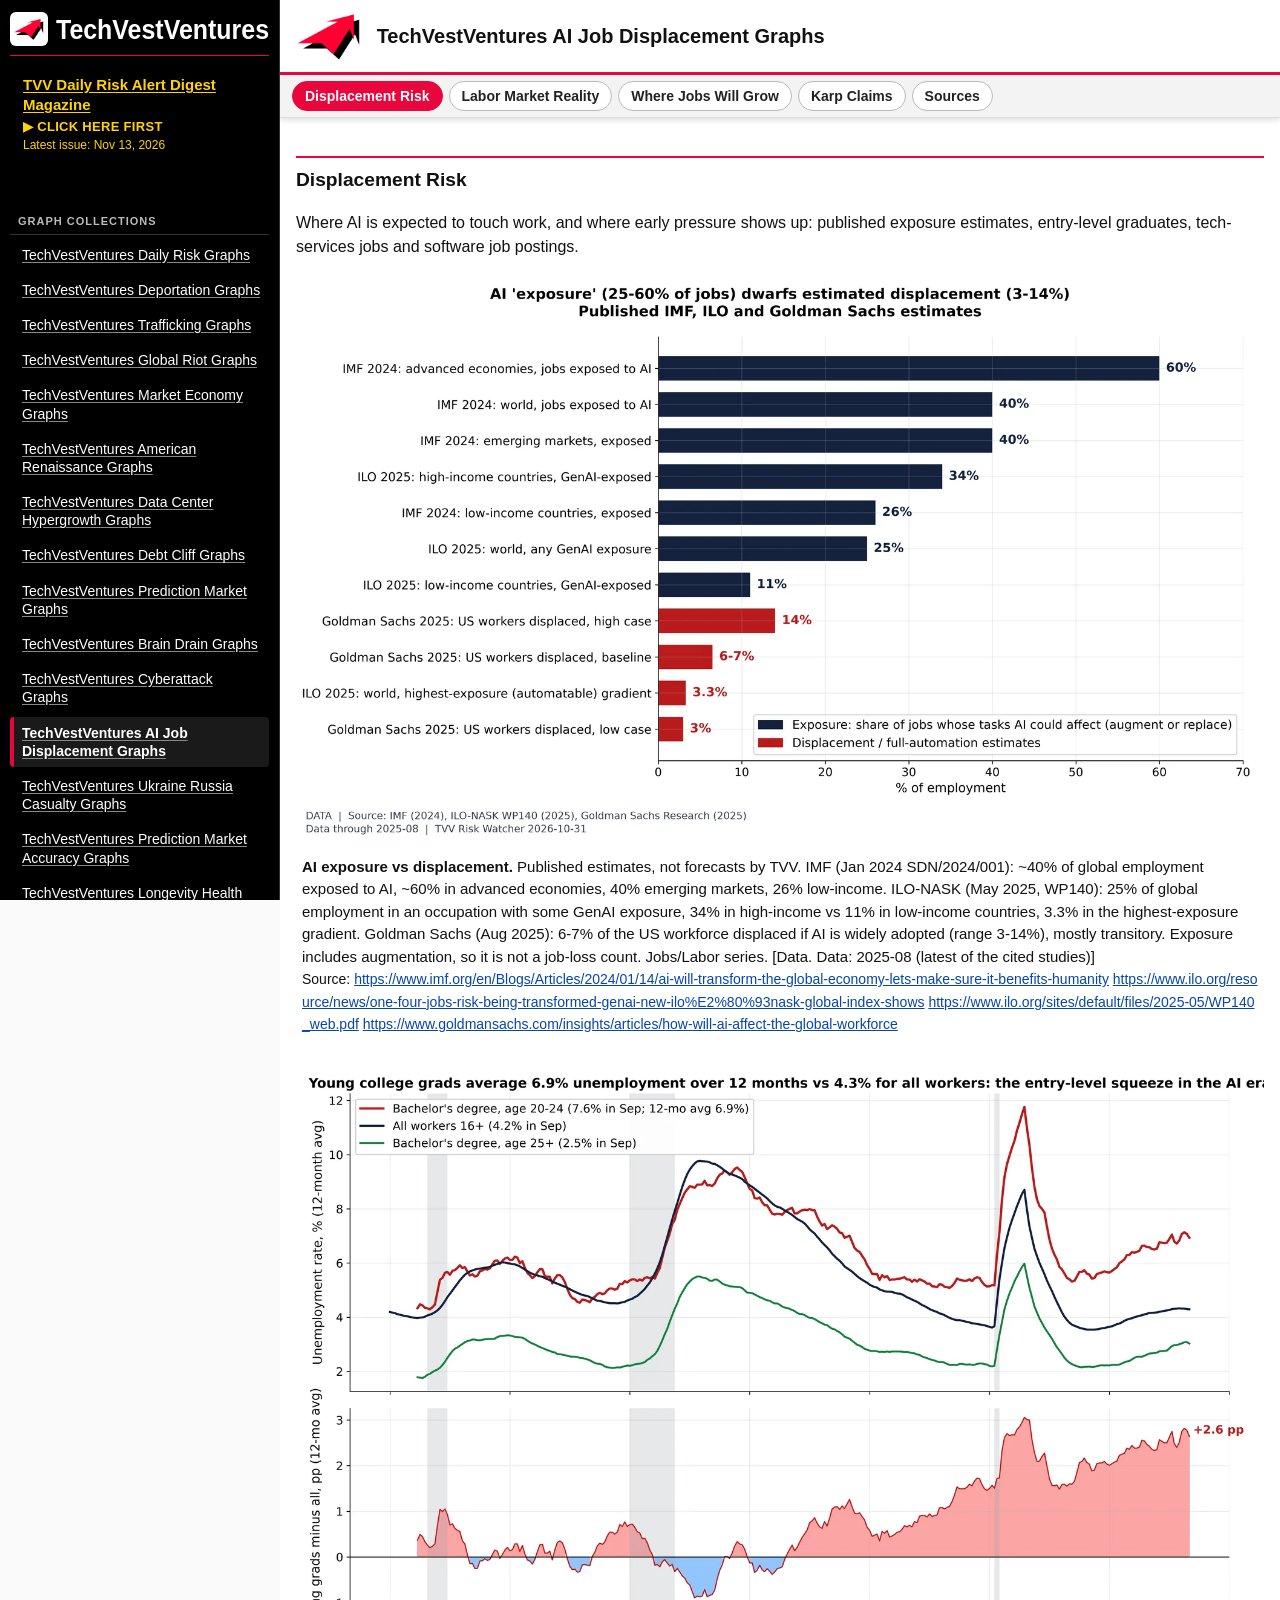
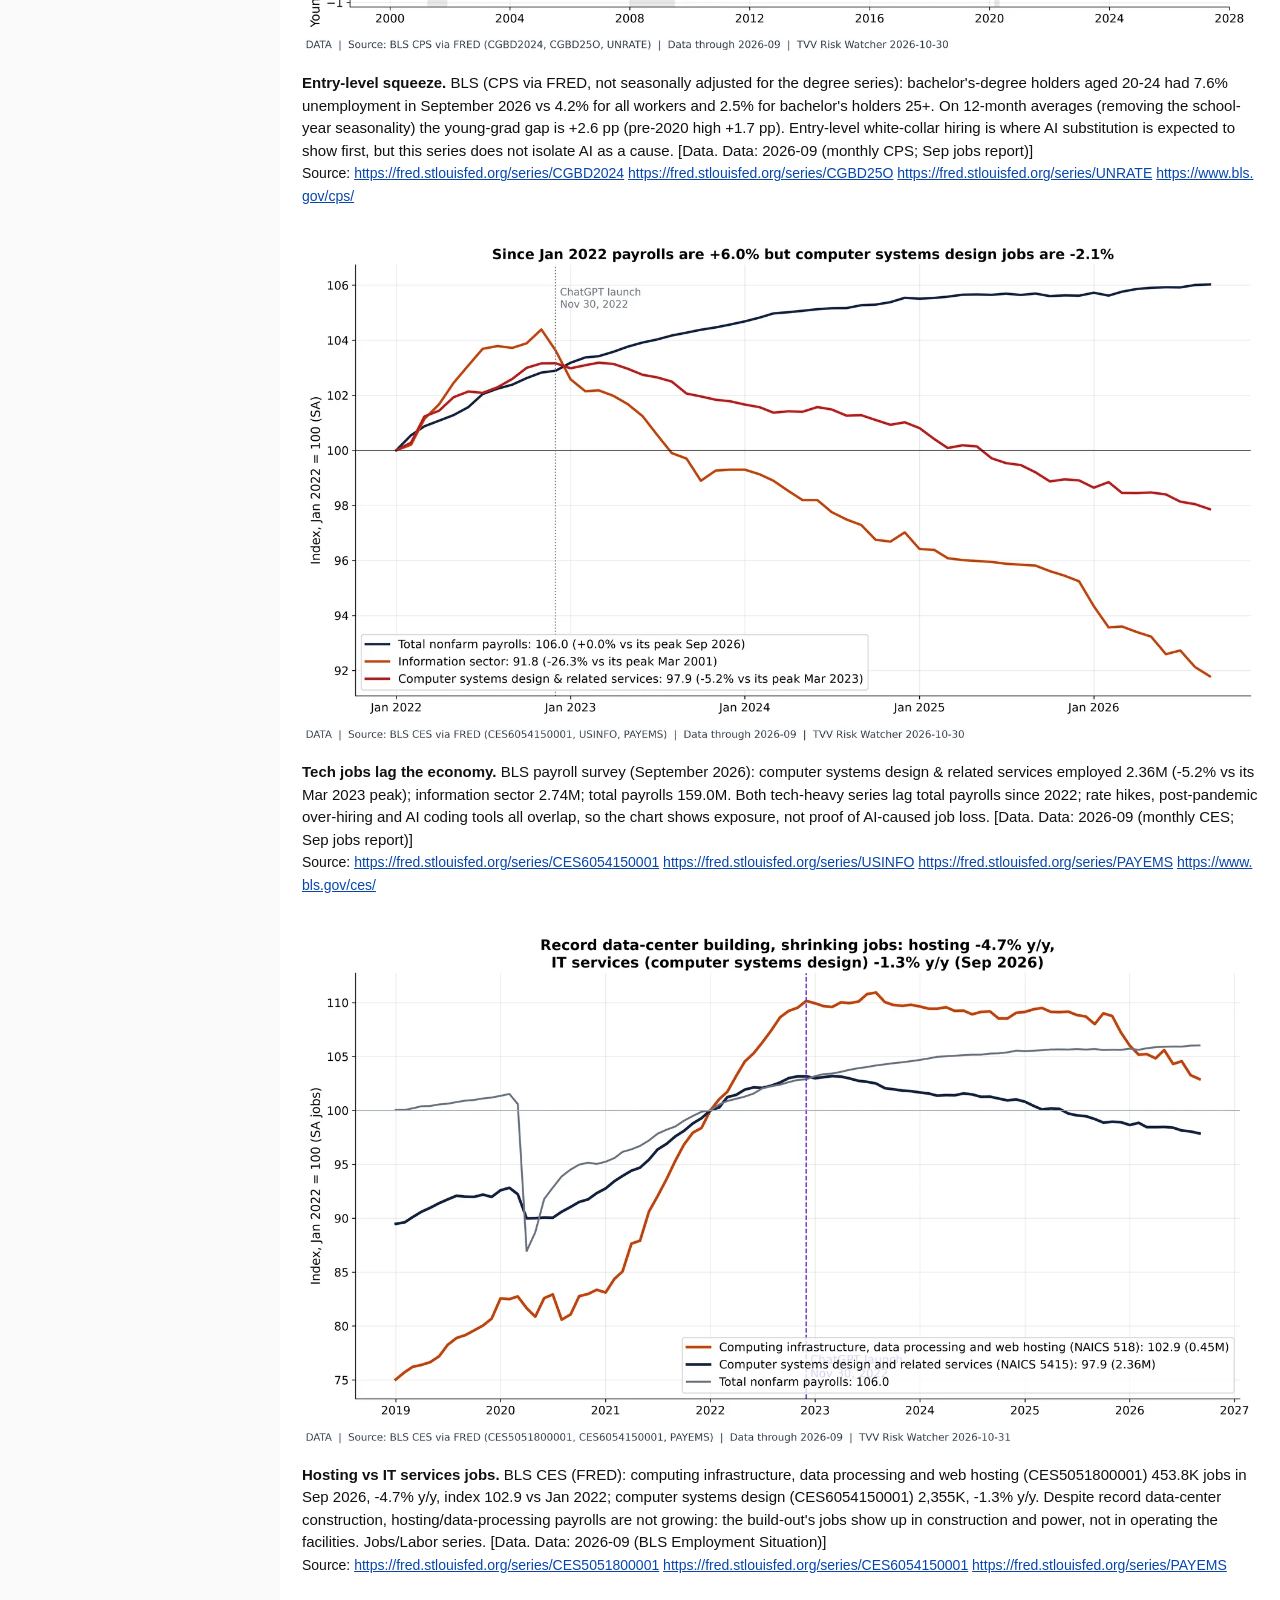
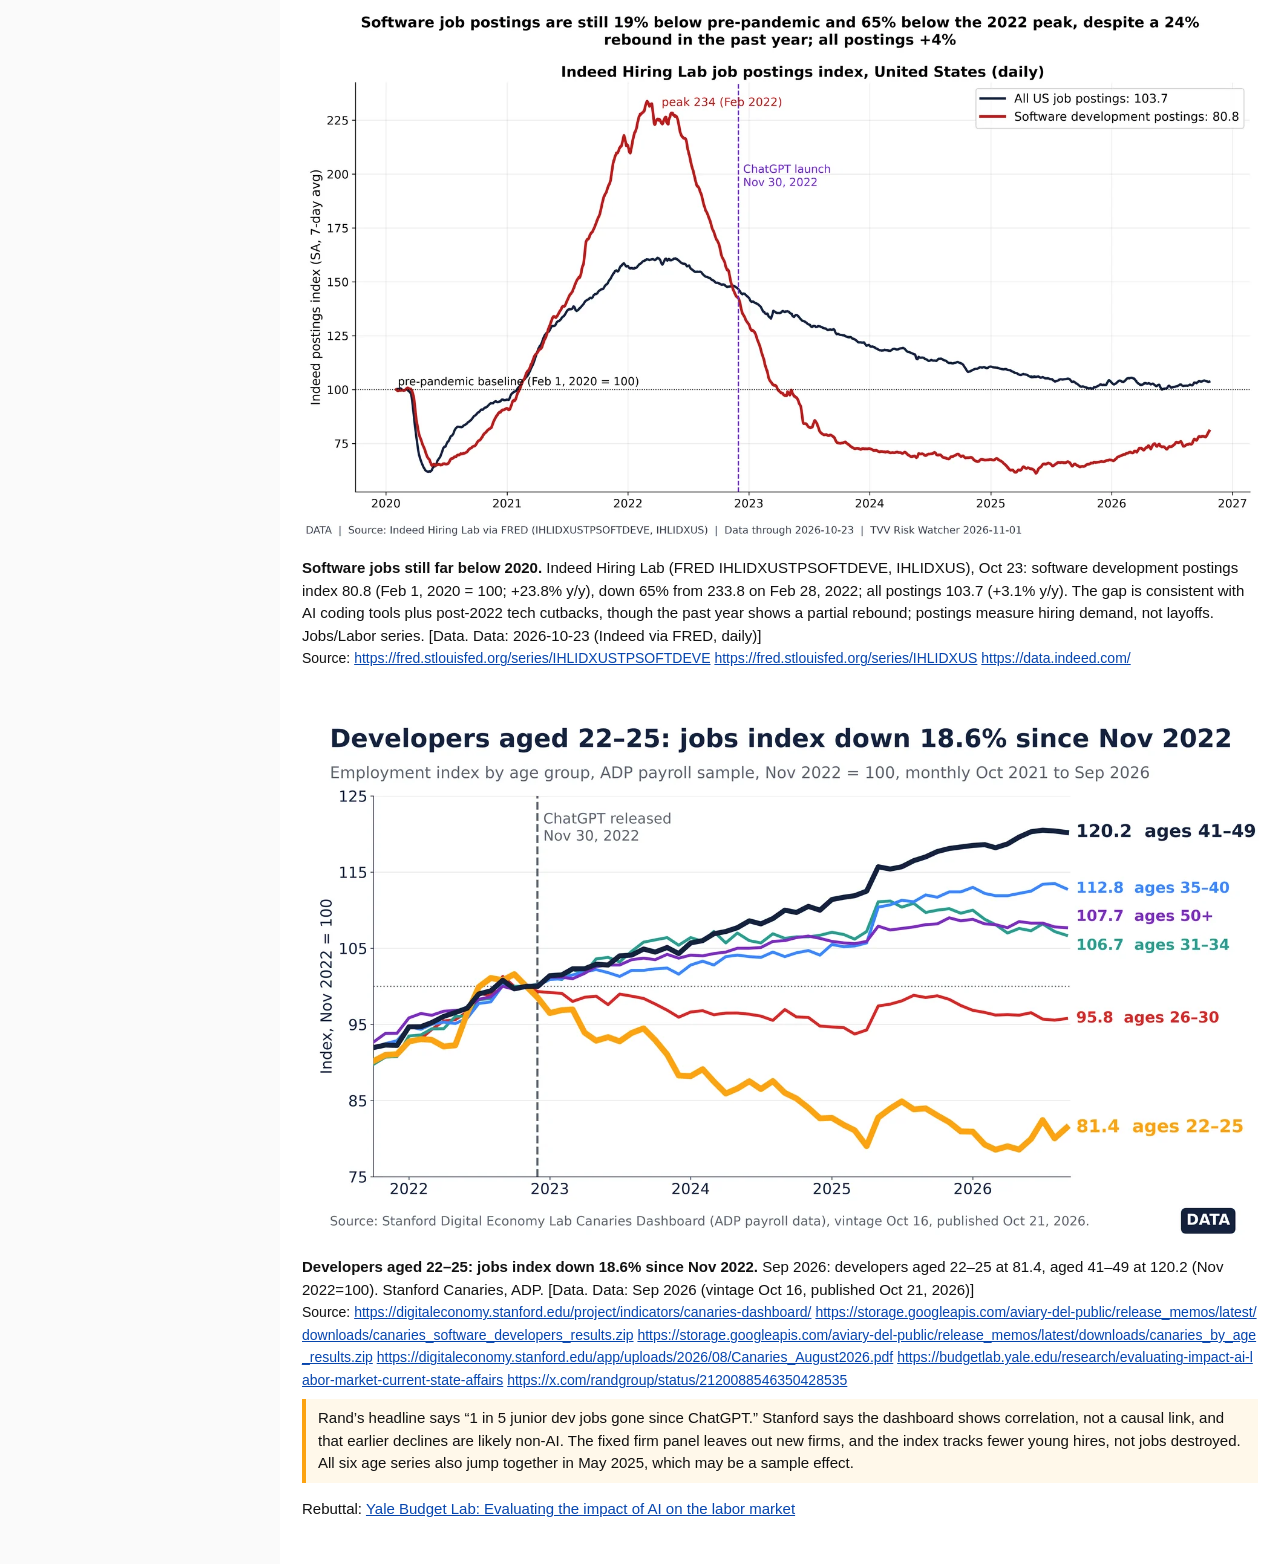
<file: index.html>
<!doctype html><html lang="en"><head><meta charset="utf-8"><meta name="viewport" content="width=device-width,initial-scale=1"><title>TechVestVentures AI Job Displacement Graphs</title><link rel="icon" href="assets/favicon.svg" type="image/svg+xml"><link rel="icon" href="assets/favicon-32.png" sizes="32x32" type="image/png"><link rel="apple-touch-icon" href="assets/apple-touch-icon.png"><link rel="stylesheet" href="assets/style.css"></head><body><nav id="tvvnav" aria-label="TechVestVentures sites"><details open><summary><span class="mark"><img src="[data-uri]" alt="TechVest logo"></span><svg class="word" viewBox="0 0 214 32" preserveAspectRatio="xMinYMid meet" role="img" aria-label="TechVestVentures"><text x="0" y="26" textLength="214" lengthAdjust="spacingAndGlyphs" font-family="Arial,Helvetica,sans-serif" font-weight="700" font-size="28" fill="#fff">TechVestVentures</text></svg></summary><a class="mag" href="https://atlantean2.github.io/tvv-daily-risk-alert-digest/"><span class="t">TVV Daily Risk Alert Digest Magazine</span><span class="cta">&#9654; click here first</span><span class="sub">Latest issue: Nov 13, 2026</span></a><div class="sp2" aria-hidden="true"></div><div class="grp">Graph Collections</div><a href="https://atlantean2.github.io/tvv-daily-risk-graphs/">TechVestVentures Daily Risk Graphs</a><a href="https://atlantean2.github.io/tvv-deportation-graphs/">TechVestVentures Deportation Graphs</a><a href="https://atlantean2.github.io/tvv-trafficking-graphs/">TechVestVentures Trafficking Graphs</a><a href="https://atlantean2.github.io/tvv-global-riot-graphs/">TechVestVentures Global Riot Graphs</a><a href="https://atlantean2.github.io/tvv-market-economy-graphs/">TechVestVentures Market Economy Graphs</a><a href="https://atlantean2.github.io/tvv-american-renaissance-graphs/">TechVestVentures American Renaissance Graphs</a><a href="https://atlantean2.github.io/tvv-data-center-hypergrowth-graphs/">TechVestVentures Data Center Hypergrowth Graphs</a><a href="https://atlantean2.github.io/tvv-debt-cliff-graphs/">TechVestVentures Debt Cliff Graphs</a><a href="https://atlantean2.github.io/tvv-prediction-market-graphs/">TechVestVentures Prediction Market Graphs</a><a href="https://atlantean2.github.io/tvv-brain-drain-graphs/">TechVestVentures Brain Drain Graphs</a><a href="https://atlantean2.github.io/tvv-cyberattack-graphs/">TechVestVentures Cyberattack Graphs</a><a class="cur" href="https://atlantean2.github.io/tvv-ai-job-displacement-graphs/" aria-current="page">TechVestVentures AI Job Displacement Graphs</a><a href="https://atlantean2.github.io/tvv-ukraine-russia-casualty-graphs/">TechVestVentures Ukraine Russia Casualty Graphs</a><a href="https://atlantean2.github.io/tvv-prediction-market-accuracy-graphs/">TechVestVentures Prediction Market Accuracy Graphs</a><a href="https://atlantean2.github.io/tvv-longevity-health-graphs/">TechVestVentures Longevity Health Graphs</a><div class="sp5" aria-hidden="true"></div><div class="grp gold">Essays</div><a class="ess" href="https://atlantean2.github.io/tvv-daily-risk-alert-digest/essays/ai-job-displacement.html">AI Job Displacement</a><a class="ess" href="https://atlantean2.github.io/tvv-daily-risk-alert-digest/essays/prediction-markets.html">Prediction Markets</a><a class="ess" href="https://atlantean2.github.io/tvv-daily-risk-alert-digest/essays/ukraine-russia-casualty-claims.html">Ukraine vs Russia: Casualty Claims</a><div class="sp5" aria-hidden="true"></div><div class="grp teal">Longevity Watch</div><a class="lwd" href="https://atlantean2.github.io/tvv-longevity-watcher-digest/"><span class="t">Longevity Watch</span><span class="cta">&#9654; weekly digest</span><span class="sub">New issue every Friday</span></a></details></nav><script>(function(){var d=document.querySelector('#tvvnav details');function f(){if(innerWidth>900)d.open=true}f();addEventListener('resize',f)})()</script><div id="top"><header><img src="assets/logo.png" alt="TVV logo"><h1>TechVestVentures AI Job Displacement Graphs</h1></header><nav id="tabs" role="tablist" aria-label="Sections"><button role="tab" data-d="displacement" aria-selected="false">Displacement Risk</button><button role="tab" data-d="labor" aria-selected="false">Labor Market Reality</button><button role="tab" data-d="growth" aria-selected="false">Where Jobs Will Grow</button><button role="tab" data-d="karp" aria-selected="false">Karp Claims</button><button role="tab" data-d="sources" aria-selected="false">Sources</button></nav></div><main id="content"></main><script>const tabs=[...document.querySelectorAll('#tabs button')],m=document.getElementById('content'),ds=tabs.map(t=>t.dataset.d);
async function show(d){if(!ds.includes(d))d=ds[0];tabs.forEach(t=>t.setAttribute('aria-selected',t.dataset.d==d));
document.querySelector(`#tabs [data-d="${d}"]`).scrollIntoView({inline:'nearest',block:'nearest'});
m.innerHTML='<p>Loading…</p>';try{const r=await fetch('issues/'+d+'.html',{cache:'no-cache'});const doc=new DOMParser().parseFromString(await r.text(),'text/html');
const c=doc.querySelector('#issue');c.querySelectorAll('img').forEach(i=>i.setAttribute('src','issues/'+i.getAttribute('src')));
c.querySelectorAll('a[href]').forEach(a=>{const h=a.getAttribute('href');if(!/^(https?:|#)/.test(h))a.setAttribute('href','issues/'+h);if(/^http/.test(h)){a.target='_blank';a.rel='noopener'}});m.innerHTML=c.innerHTML;document.title=TT+' — '+(tabs.find(t=>t.dataset.d==d).textContent);window.scrollTo(0,0)}
catch(e){m.innerHTML='<p>Could not load '+d+'.</p>'}}
const TT=document.title;tabs.forEach(t=>t.onclick=()=>{location.hash=t.dataset.d});
addEventListener('hashchange',()=>show(location.hash.slice(1)));show(location.hash.slice(1));</script></body></html>
</file>
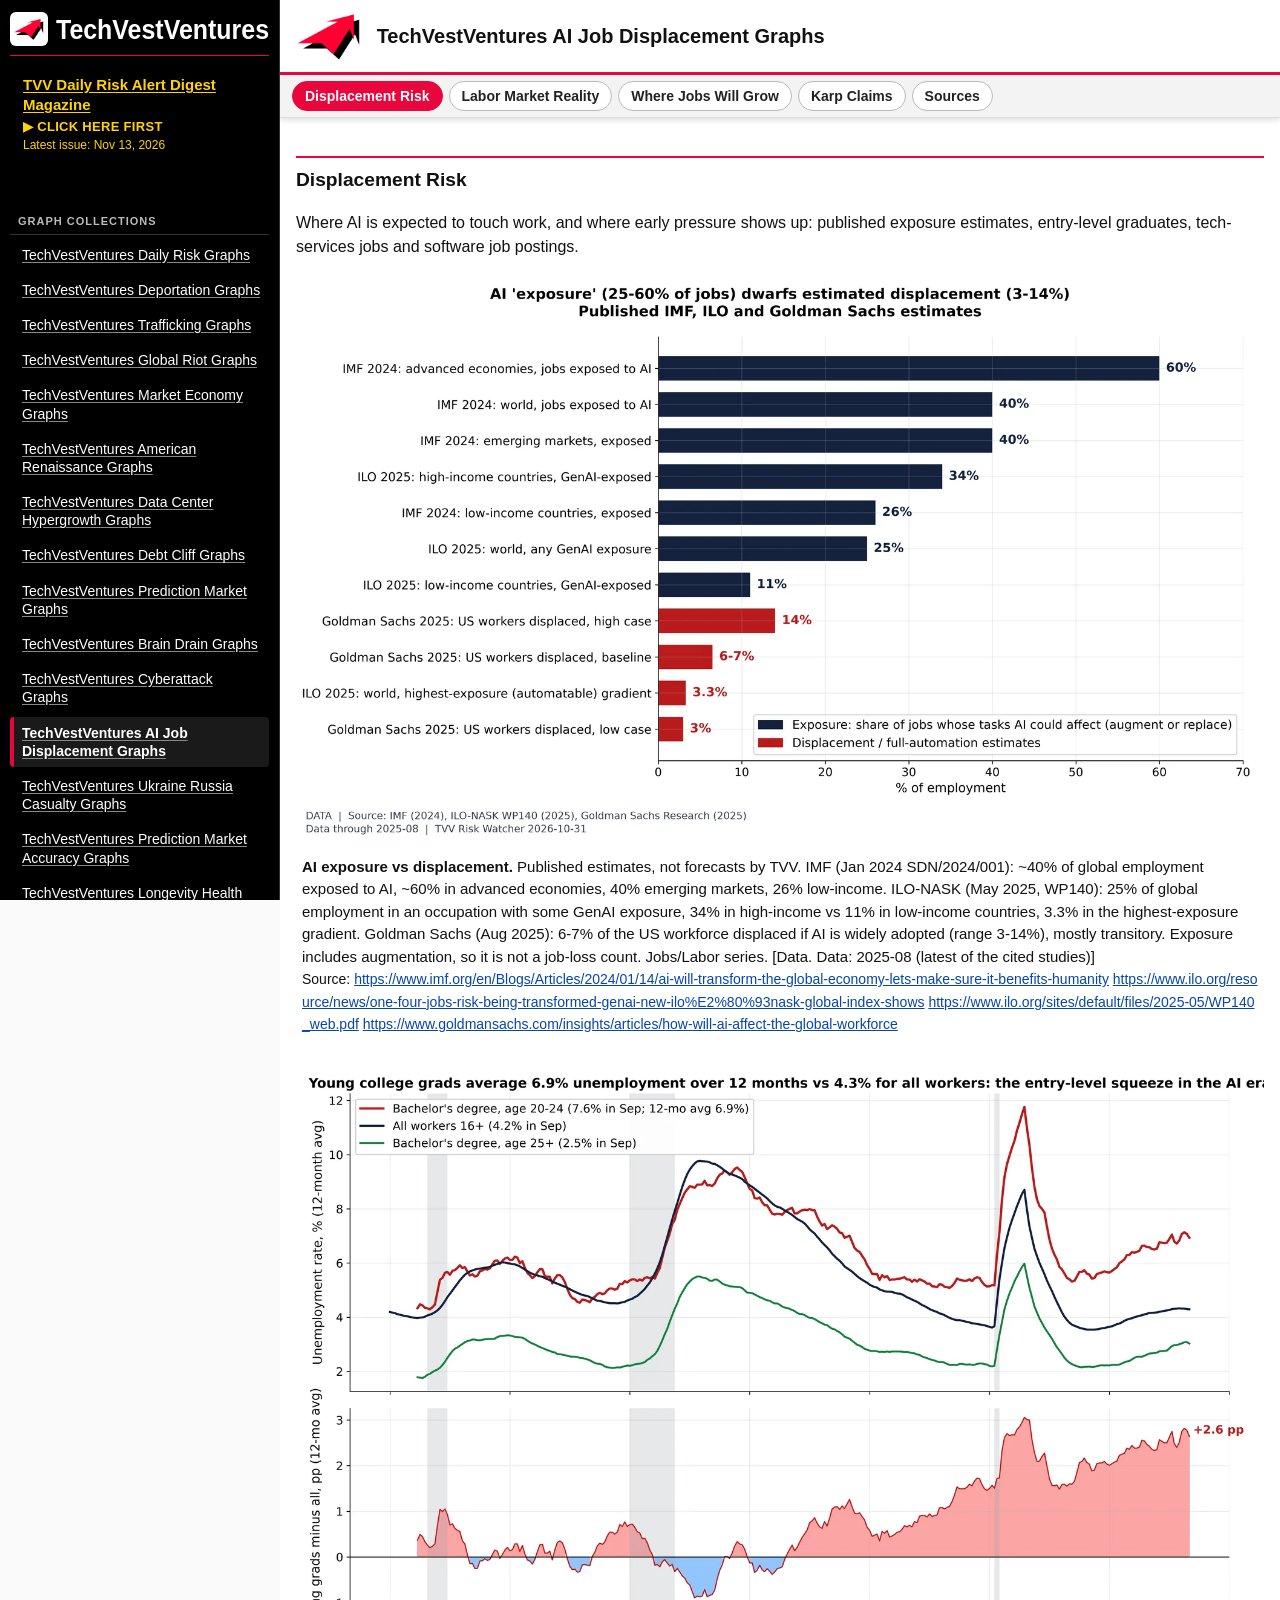
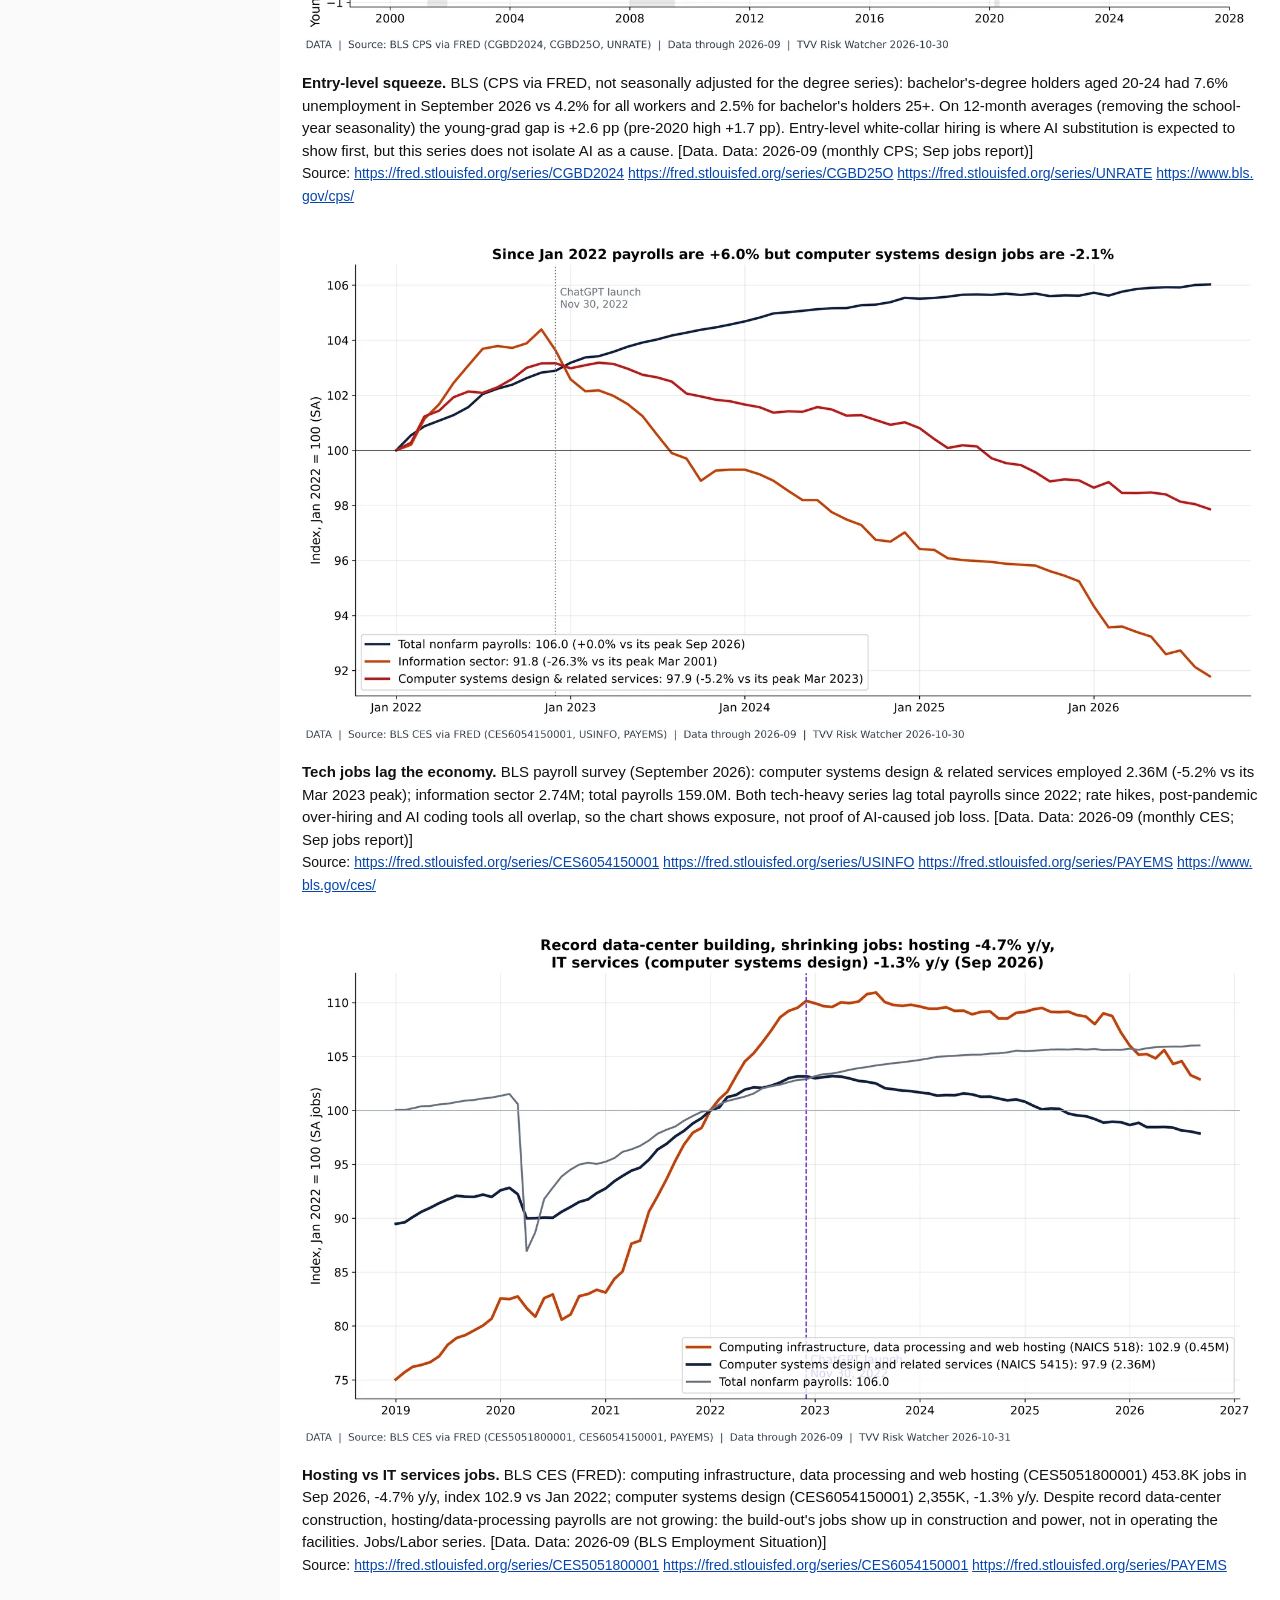
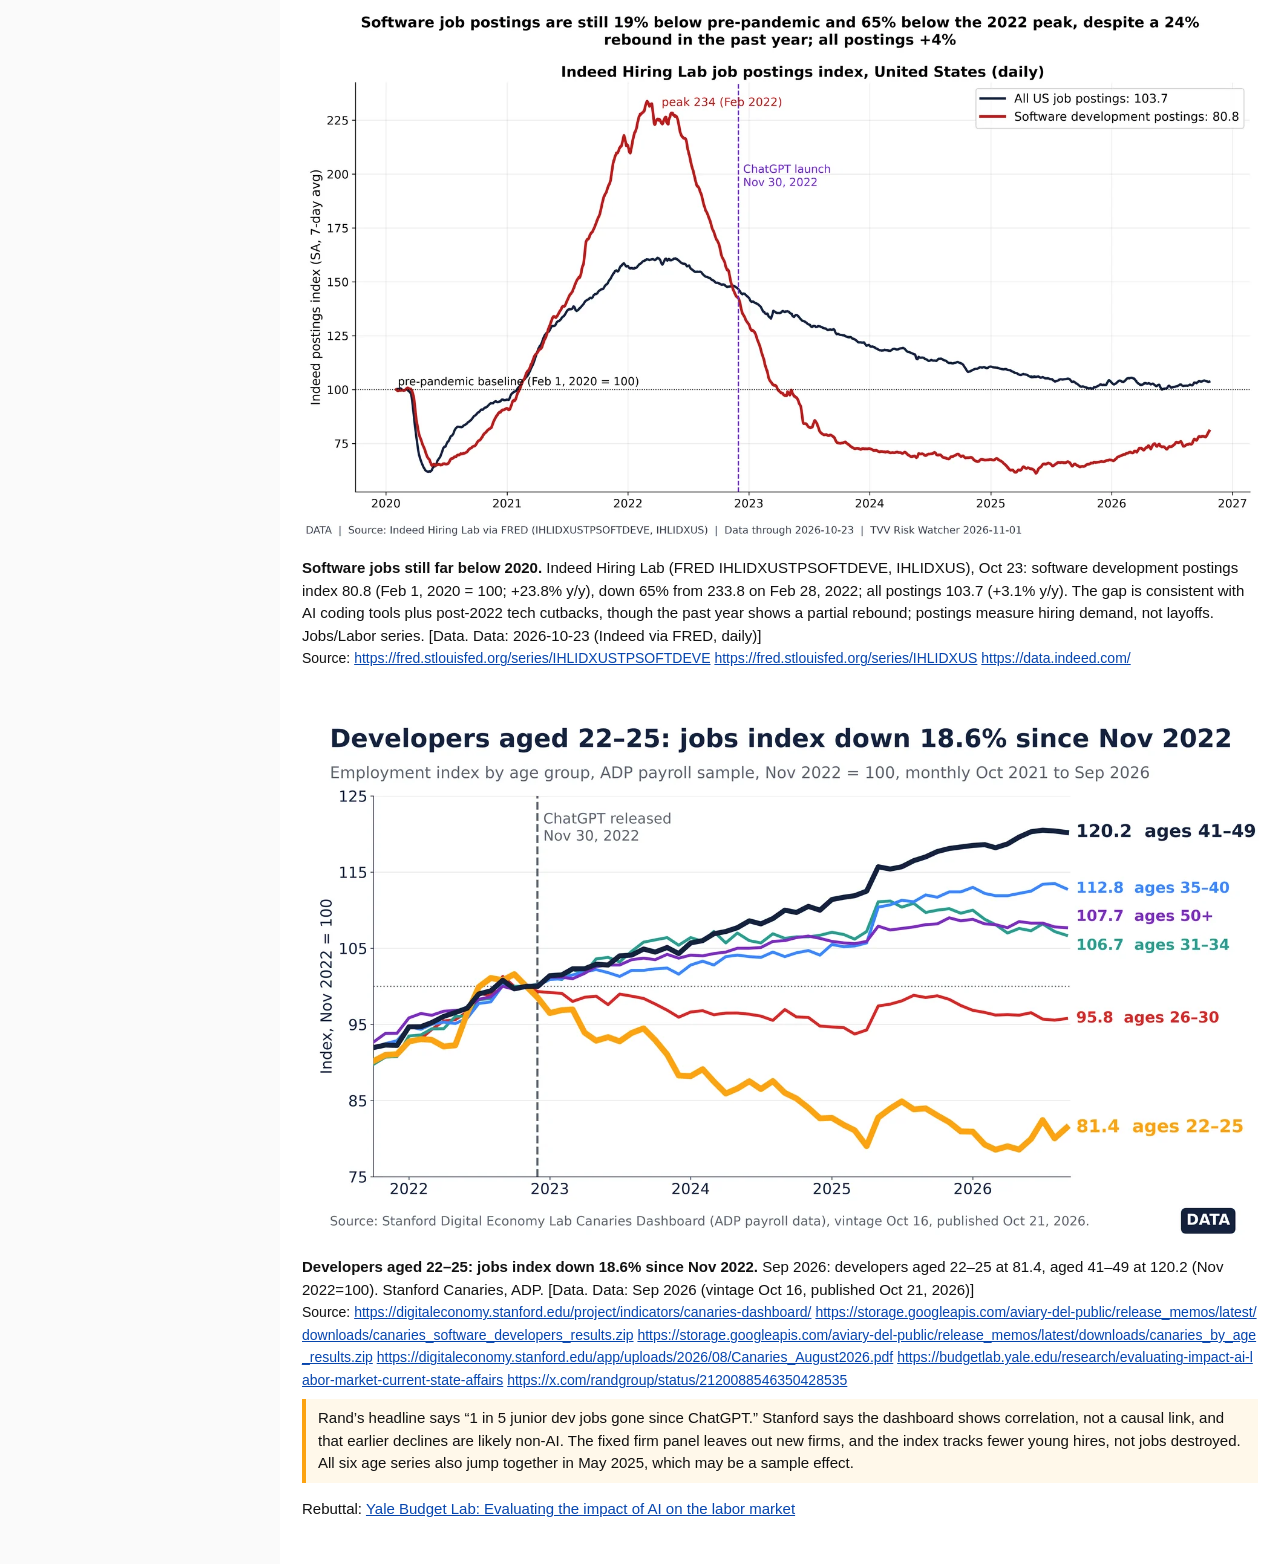
<file: issues/displacement.html>
<!doctype html><html lang="en"><head><meta charset="utf-8"><meta name="viewport" content="width=device-width,initial-scale=1"><title>TechVestVentures AI Job Displacement Graphs — displacement</title><link rel="icon" href="../assets/favicon.svg" type="image/svg+xml"><link rel="icon" href="../assets/favicon-32.png" sizes="32x32" type="image/png"><link rel="apple-touch-icon" href="../assets/apple-touch-icon.png"><link rel="stylesheet" href="../assets/style.css"><script>if(!/[?&]raw/.test(location.search))location.replace("../index.html#displacement")</script></head><body><main id="issue"><h2 class="desk">Displacement Risk</h2><p>Where AI is expected to touch work, and where early pressure shows up: published exposure estimates, entry-level graduates, tech-services jobs and software job postings.</p><figure class="g"><img src="img/displacement-01.webp" alt="AI exposure vs displacement" loading="lazy"><figcaption><span class="t">AI exposure vs displacement.</span> Published estimates, not forecasts by TVV. IMF (Jan 2024 SDN/2024/001): ~40% of global employment exposed to AI, ~60% in advanced economies, 40% emerging markets, 26% low-income. ILO-NASK (May 2025, WP140): 25% of global employment in an occupation with some GenAI exposure, 34% in high-income vs 11% in low-income countries, 3.3% in the highest-exposure gradient. Goldman Sachs (Aug 2025): 6-7% of the US workforce displaced if AI is widely adopted (range 3-14%), mostly transitory. Exposure includes augmentation, so it is not a job-loss count. Jobs/Labor series. [Data. Data: 2025-08 (latest of the cited studies)]<br><span class="s">Source: <a href="https://www.imf.org/en/Blogs/Articles/2024/01/14/ai-will-transform-the-global-economy-lets-make-sure-it-benefits-humanity" target="_blank" rel="noopener">https://www.imf.org/en/Blogs/Articles/2024/01/14/ai-will-transform-the-global-economy-lets-make-sure-it-benefits-humanity</a> <a href="https://www.ilo.org/resource/news/one-four-jobs-risk-being-transformed-genai-new-ilo%E2%80%93nask-global-index-shows" target="_blank" rel="noopener">https://www.ilo.org/resource/news/one-four-jobs-risk-being-transformed-genai-new-ilo%E2%80%93nask-global-index-shows</a> <a href="https://www.ilo.org/sites/default/files/2025-05/WP140_web.pdf" target="_blank" rel="noopener">https://www.ilo.org/sites/default/files/2025-05/WP140_web.pdf</a> <a href="https://www.goldmansachs.com/insights/articles/how-will-ai-affect-the-global-workforce" target="_blank" rel="noopener">https://www.goldmansachs.com/insights/articles/how-will-ai-affect-the-global-workforce</a></span></figcaption></figure><figure class="g"><img src="img/displacement-02.webp" alt="Entry-level squeeze" loading="lazy"><figcaption><span class="t">Entry-level squeeze.</span> BLS (CPS via FRED, not seasonally adjusted for the degree series): bachelor&#x27;s-degree holders aged 20-24 had 7.6% unemployment in September 2026 vs 4.2% for all workers and 2.5% for bachelor&#x27;s holders 25+. On 12-month averages (removing the school-year seasonality) the young-grad gap is +2.6 pp (pre-2020 high +1.7 pp). Entry-level white-collar hiring is where AI substitution is expected to show first, but this series does not isolate AI as a cause. [Data. Data: 2026-09 (monthly CPS; Sep jobs report)]<br><span class="s">Source: <a href="https://fred.stlouisfed.org/series/CGBD2024" target="_blank" rel="noopener">https://fred.stlouisfed.org/series/CGBD2024</a> <a href="https://fred.stlouisfed.org/series/CGBD25O" target="_blank" rel="noopener">https://fred.stlouisfed.org/series/CGBD25O</a> <a href="https://fred.stlouisfed.org/series/UNRATE" target="_blank" rel="noopener">https://fred.stlouisfed.org/series/UNRATE</a> <a href="https://www.bls.gov/cps/" target="_blank" rel="noopener">https://www.bls.gov/cps/</a></span></figcaption></figure><figure class="g"><img src="img/displacement-03.webp" alt="Tech jobs lag the economy" loading="lazy"><figcaption><span class="t">Tech jobs lag the economy.</span> BLS payroll survey (September 2026): computer systems design &amp; related services employed 2.36M (-5.2% vs its Mar 2023 peak); information sector 2.74M; total payrolls 159.0M. Both tech-heavy series lag total payrolls since 2022; rate hikes, post-pandemic over-hiring and AI coding tools all overlap, so the chart shows exposure, not proof of AI-caused job loss. [Data. Data: 2026-09 (monthly CES; Sep jobs report)]<br><span class="s">Source: <a href="https://fred.stlouisfed.org/series/CES6054150001" target="_blank" rel="noopener">https://fred.stlouisfed.org/series/CES6054150001</a> <a href="https://fred.stlouisfed.org/series/USINFO" target="_blank" rel="noopener">https://fred.stlouisfed.org/series/USINFO</a> <a href="https://fred.stlouisfed.org/series/PAYEMS" target="_blank" rel="noopener">https://fred.stlouisfed.org/series/PAYEMS</a> <a href="https://www.bls.gov/ces/" target="_blank" rel="noopener">https://www.bls.gov/ces/</a></span></figcaption></figure><figure class="g"><img src="img/displacement-04.webp" alt="Hosting vs IT services jobs" loading="lazy"><figcaption><span class="t">Hosting vs IT services jobs.</span> BLS CES (FRED): computing infrastructure, data processing and web hosting (CES5051800001) 453.8K jobs in Sep 2026, -4.7% y/y, index 102.9 vs Jan 2022; computer systems design (CES6054150001) 2,355K, -1.3% y/y. Despite record data-center construction, hosting/data-processing payrolls are not growing: the build-out&#x27;s jobs show up in construction and power, not in operating the facilities. Jobs/Labor series. [Data. Data: 2026-09 (BLS Employment Situation)]<br><span class="s">Source: <a href="https://fred.stlouisfed.org/series/CES5051800001" target="_blank" rel="noopener">https://fred.stlouisfed.org/series/CES5051800001</a> <a href="https://fred.stlouisfed.org/series/CES6054150001" target="_blank" rel="noopener">https://fred.stlouisfed.org/series/CES6054150001</a> <a href="https://fred.stlouisfed.org/series/PAYEMS" target="_blank" rel="noopener">https://fred.stlouisfed.org/series/PAYEMS</a></span></figcaption></figure><figure class="g"><img src="img/displacement-05.webp" alt="Software jobs still far below 2020" loading="lazy"><figcaption><span class="t">Software jobs still far below 2020.</span> Indeed Hiring Lab (FRED IHLIDXUSTPSOFTDEVE, IHLIDXUS), Oct 23: software development postings index 80.8 (Feb 1, 2020 = 100; +23.8% y/y), down 65% from 233.8 on Feb 28, 2022; all postings 103.7 (+3.1% y/y). The gap is consistent with AI coding tools plus post-2022 tech cutbacks, though the past year shows a partial rebound; postings measure hiring demand, not layoffs. Jobs/Labor series. [Data. Data: 2026-10-23 (Indeed via FRED, daily)]<br><span class="s">Source: <a href="https://fred.stlouisfed.org/series/IHLIDXUSTPSOFTDEVE" target="_blank" rel="noopener">https://fred.stlouisfed.org/series/IHLIDXUSTPSOFTDEVE</a> <a href="https://fred.stlouisfed.org/series/IHLIDXUS" target="_blank" rel="noopener">https://fred.stlouisfed.org/series/IHLIDXUS</a> <a href="https://data.indeed.com/" target="_blank" rel="noopener">https://data.indeed.com/</a></span></figcaption></figure><figure class="g"><img src="img/displacement-15.webp" alt="Developers aged 22–25: jobs index down 18.6% since Nov 2022" loading="lazy"><figcaption><span class="t">Developers aged 22–25: jobs index down 18.6% since Nov 2022.</span> Sep 2026: developers aged 22–25 at 81.4, aged 41–49 at 120.2 (Nov 2022=100). Stanford Canaries, ADP. [Data. Data: Sep 2026 (vintage Oct 16, published Oct 21, 2026)]<br><span class="s">Source: <a href="https://digitaleconomy.stanford.edu/project/indicators/canaries-dashboard/" target="_blank" rel="noopener">https://digitaleconomy.stanford.edu/project/indicators/canaries-dashboard/</a> <a href="https://storage.googleapis.com/aviary-del-public/release_memos/latest/downloads/canaries_software_developers_results.zip" target="_blank" rel="noopener">https://storage.googleapis.com/aviary-del-public/release_memos/latest/downloads/canaries_software_developers_results.zip</a> <a href="https://storage.googleapis.com/aviary-del-public/release_memos/latest/downloads/canaries_by_age_results.zip" target="_blank" rel="noopener">https://storage.googleapis.com/aviary-del-public/release_memos/latest/downloads/canaries_by_age_results.zip</a> <a href="https://digitaleconomy.stanford.edu/app/uploads/2026/08/Canaries_August2026.pdf" target="_blank" rel="noopener">https://digitaleconomy.stanford.edu/app/uploads/2026/08/Canaries_August2026.pdf</a> <a href="https://budgetlab.yale.edu/research/evaluating-impact-ai-labor-market-current-state-affairs" target="_blank" rel="noopener">https://budgetlab.yale.edu/research/evaluating-impact-ai-labor-market-current-state-affairs</a> <a href="https://x.com/randgroup/status/2120088546350428535" target="_blank" rel="noopener">https://x.com/randgroup/status/2120088546350428535</a></span> <p class="doubt">Rand’s headline says “1 in 5 junior dev jobs gone since ChatGPT.” Stanford says the dashboard shows correlation, not a causal link, and that earlier declines are likely non-AI. The fixed firm panel leaves out new firms, and the index tracks fewer young hires, not jobs destroyed. All six age series also jump together in May 2025, which may be a sample effect.</p><p>Rebuttal: <a href="https://budgetlab.yale.edu/research/evaluating-impact-ai-labor-market-current-state-affairs">Yale Budget Lab: Evaluating the impact of AI on the labor market</a></p></figcaption></figure></main></body></html>
</file>
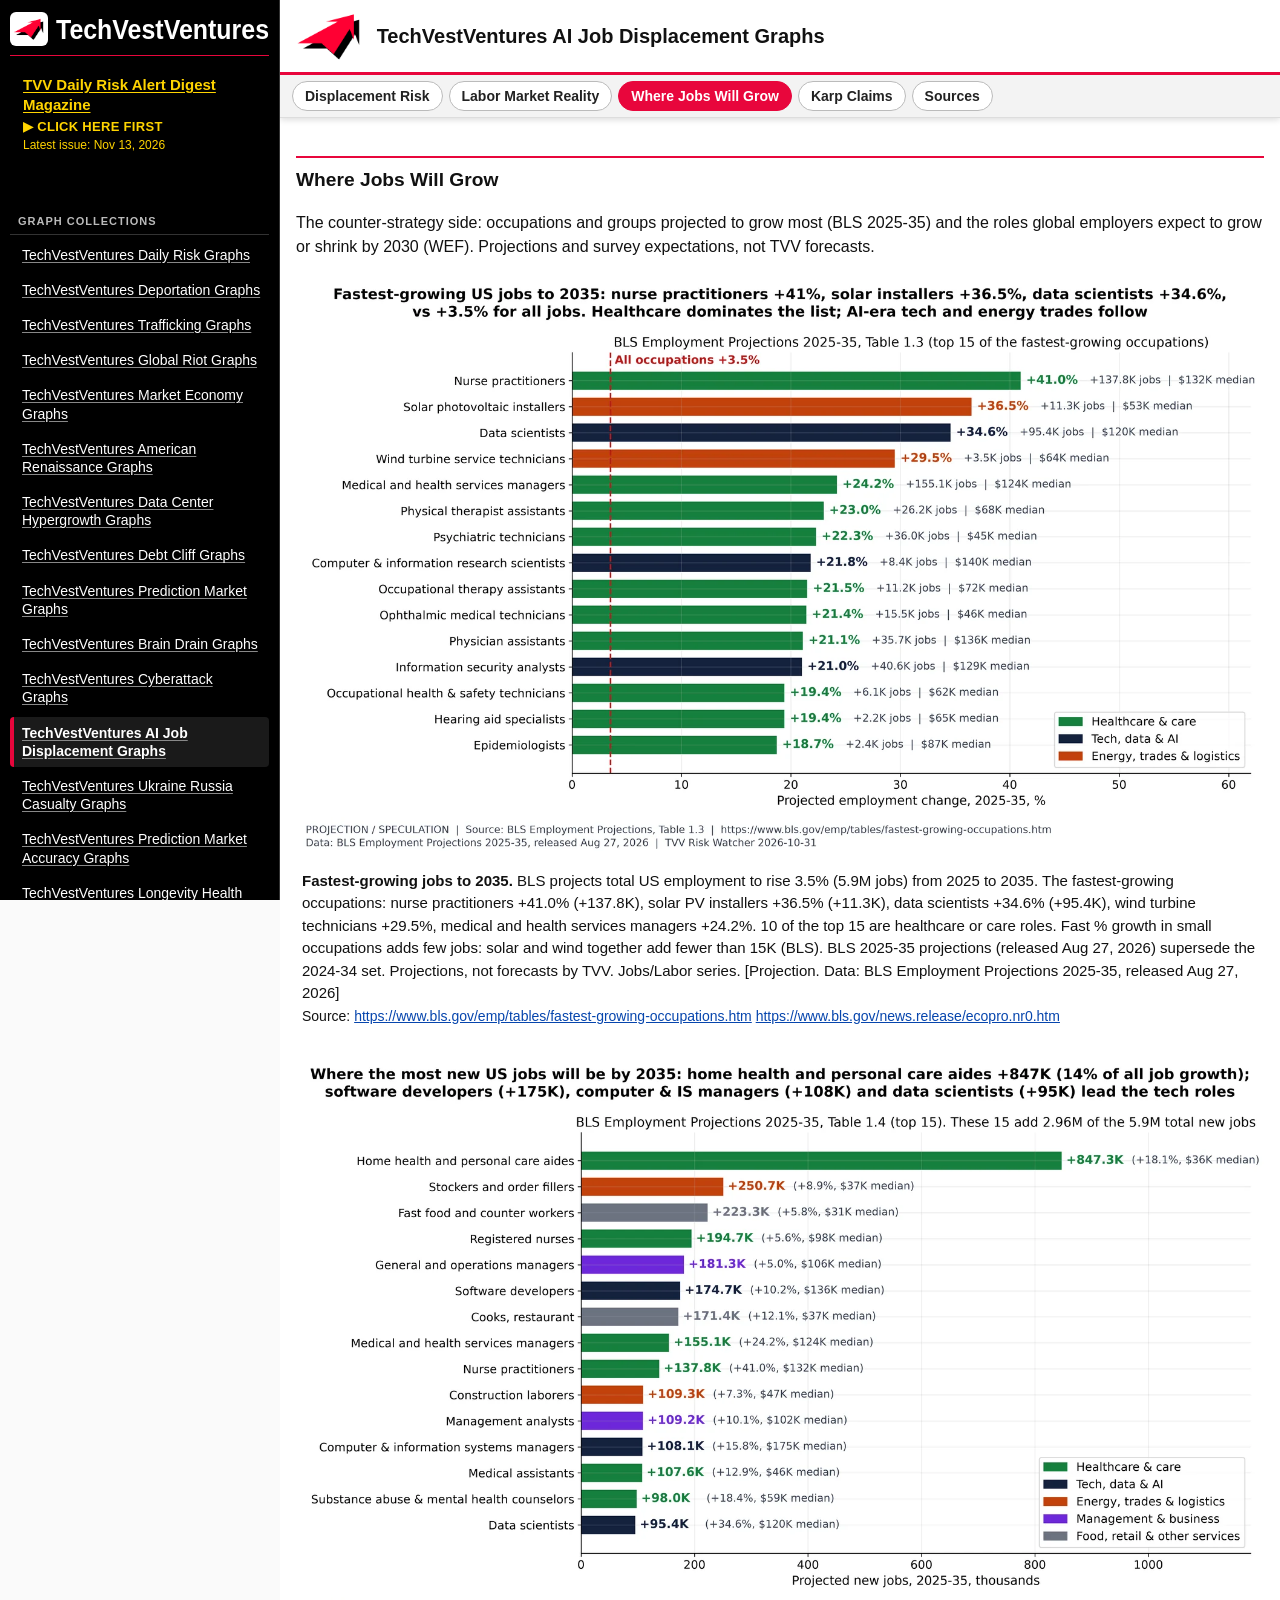
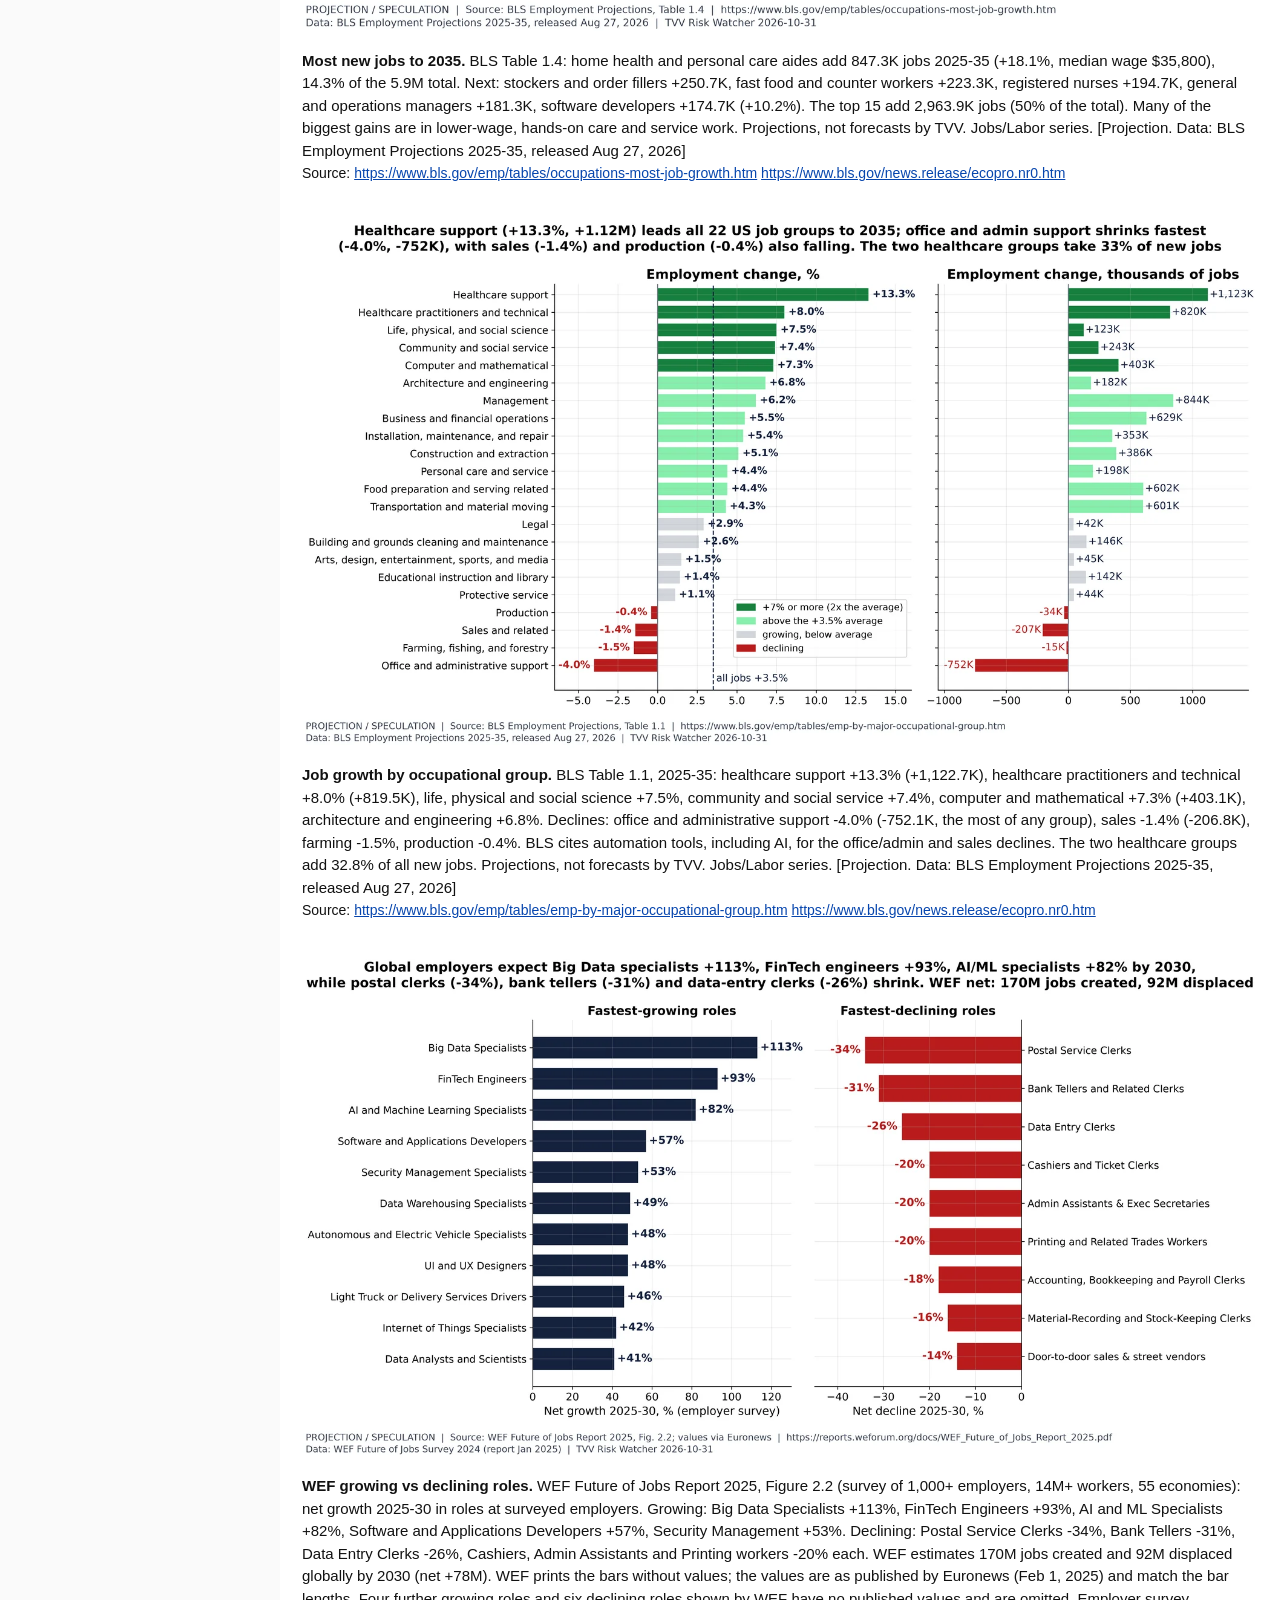
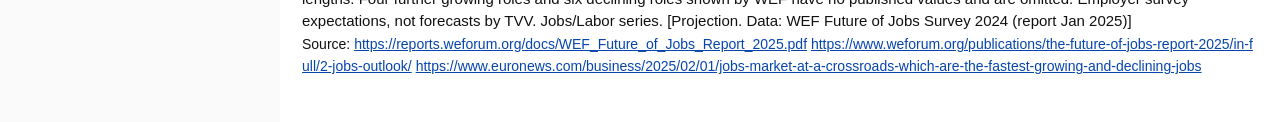
<file: issues/growth.html>
<!doctype html><html lang="en"><head><meta charset="utf-8"><meta name="viewport" content="width=device-width,initial-scale=1"><title>TechVestVentures AI Job Displacement Graphs — growth</title><link rel="icon" href="../assets/favicon.svg" type="image/svg+xml"><link rel="icon" href="../assets/favicon-32.png" sizes="32x32" type="image/png"><link rel="apple-touch-icon" href="../assets/apple-touch-icon.png"><link rel="stylesheet" href="../assets/style.css"><script>if(!/[?&]raw/.test(location.search))location.replace("../index.html#growth")</script></head><body><main id="issue"><h2 class="desk">Where Jobs Will Grow</h2><p>The counter-strategy side: occupations and groups projected to grow most (BLS 2025-35) and the roles global employers expect to grow or shrink by 2030 (WEF). Projections and survey expectations, not TVV forecasts.</p><figure class="g"><img src="img/growth-12.webp" alt="Fastest-growing jobs to 2035" loading="lazy"><figcaption><span class="t">Fastest-growing jobs to 2035.</span> BLS projects total US employment to rise 3.5% (5.9M jobs) from 2025 to 2035. The fastest-growing occupations: nurse practitioners +41.0% (+137.8K), solar PV installers +36.5% (+11.3K), data scientists +34.6% (+95.4K), wind turbine technicians +29.5%, medical and health services managers +24.2%. 10 of the top 15 are healthcare or care roles. Fast % growth in small occupations adds few jobs: solar and wind together add fewer than 15K (BLS). BLS 2025-35 projections (released Aug 27, 2026) supersede the 2024-34 set. Projections, not forecasts by TVV. Jobs/Labor series. [Projection. Data: BLS Employment Projections 2025-35, released Aug 27, 2026]<br><span class="s">Source: <a href="https://www.bls.gov/emp/tables/fastest-growing-occupations.htm" target="_blank" rel="noopener">https://www.bls.gov/emp/tables/fastest-growing-occupations.htm</a> <a href="https://www.bls.gov/news.release/ecopro.nr0.htm" target="_blank" rel="noopener">https://www.bls.gov/news.release/ecopro.nr0.htm</a></span></figcaption></figure><figure class="g"><img src="img/growth-13.webp" alt="Most new jobs to 2035" loading="lazy"><figcaption><span class="t">Most new jobs to 2035.</span> BLS Table 1.4: home health and personal care aides add 847.3K jobs 2025-35 (+18.1%, median wage $35,800), 14.3% of the 5.9M total. Next: stockers and order fillers +250.7K, fast food and counter workers +223.3K, registered nurses +194.7K, general and operations managers +181.3K, software developers +174.7K (+10.2%). The top 15 add 2,963.9K jobs (50% of the total). Many of the biggest gains are in lower-wage, hands-on care and service work. Projections, not forecasts by TVV. Jobs/Labor series. [Projection. Data: BLS Employment Projections 2025-35, released Aug 27, 2026]<br><span class="s">Source: <a href="https://www.bls.gov/emp/tables/occupations-most-job-growth.htm" target="_blank" rel="noopener">https://www.bls.gov/emp/tables/occupations-most-job-growth.htm</a> <a href="https://www.bls.gov/news.release/ecopro.nr0.htm" target="_blank" rel="noopener">https://www.bls.gov/news.release/ecopro.nr0.htm</a></span></figcaption></figure><figure class="g"><img src="img/growth-14.webp" alt="Job growth by occupational group" loading="lazy"><figcaption><span class="t">Job growth by occupational group.</span> BLS Table 1.1, 2025-35: healthcare support +13.3% (+1,122.7K), healthcare practitioners and technical +8.0% (+819.5K), life, physical and social science +7.5%, community and social service +7.4%, computer and mathematical +7.3% (+403.1K), architecture and engineering +6.8%. Declines: office and administrative support -4.0% (-752.1K, the most of any group), sales -1.4% (-206.8K), farming -1.5%, production -0.4%. BLS cites automation tools, including AI, for the office/admin and sales declines. The two healthcare groups add 32.8% of all new jobs. Projections, not forecasts by TVV. Jobs/Labor series. [Projection. Data: BLS Employment Projections 2025-35, released Aug 27, 2026]<br><span class="s">Source: <a href="https://www.bls.gov/emp/tables/emp-by-major-occupational-group.htm" target="_blank" rel="noopener">https://www.bls.gov/emp/tables/emp-by-major-occupational-group.htm</a> <a href="https://www.bls.gov/news.release/ecopro.nr0.htm" target="_blank" rel="noopener">https://www.bls.gov/news.release/ecopro.nr0.htm</a></span></figcaption></figure><figure class="g"><img src="img/growth-15.webp" alt="WEF growing vs declining roles" loading="lazy"><figcaption><span class="t">WEF growing vs declining roles.</span> WEF Future of Jobs Report 2025, Figure 2.2 (survey of 1,000+ employers, 14M+ workers, 55 economies): net growth 2025-30 in roles at surveyed employers. Growing: Big Data Specialists +113%, FinTech Engineers +93%, AI and ML Specialists +82%, Software and Applications Developers +57%, Security Management +53%. Declining: Postal Service Clerks -34%, Bank Tellers -31%, Data Entry Clerks -26%, Cashiers, Admin Assistants and Printing workers -20% each. WEF estimates 170M jobs created and 92M displaced globally by 2030 (net +78M). WEF prints the bars without values; the values are as published by Euronews (Feb 1, 2025) and match the bar lengths. Four further growing roles and six declining roles shown by WEF have no published values and are omitted. Employer survey expectations, not forecasts by TVV. Jobs/Labor series. [Projection. Data: WEF Future of Jobs Survey 2024 (report Jan 2025)]<br><span class="s">Source: <a href="https://reports.weforum.org/docs/WEF_Future_of_Jobs_Report_2025.pdf" target="_blank" rel="noopener">https://reports.weforum.org/docs/WEF_Future_of_Jobs_Report_2025.pdf</a> <a href="https://www.weforum.org/publications/the-future-of-jobs-report-2025/in-full/2-jobs-outlook/" target="_blank" rel="noopener">https://www.weforum.org/publications/the-future-of-jobs-report-2025/in-full/2-jobs-outlook/</a> <a href="https://www.euronews.com/business/2025/02/01/jobs-market-at-a-crossroads-which-are-the-fastest-growing-and-declining-jobs" target="_blank" rel="noopener">https://www.euronews.com/business/2025/02/01/jobs-market-at-a-crossroads-which-are-the-fastest-growing-and-declining-jobs</a></span></figcaption></figure></main></body></html>
</file>
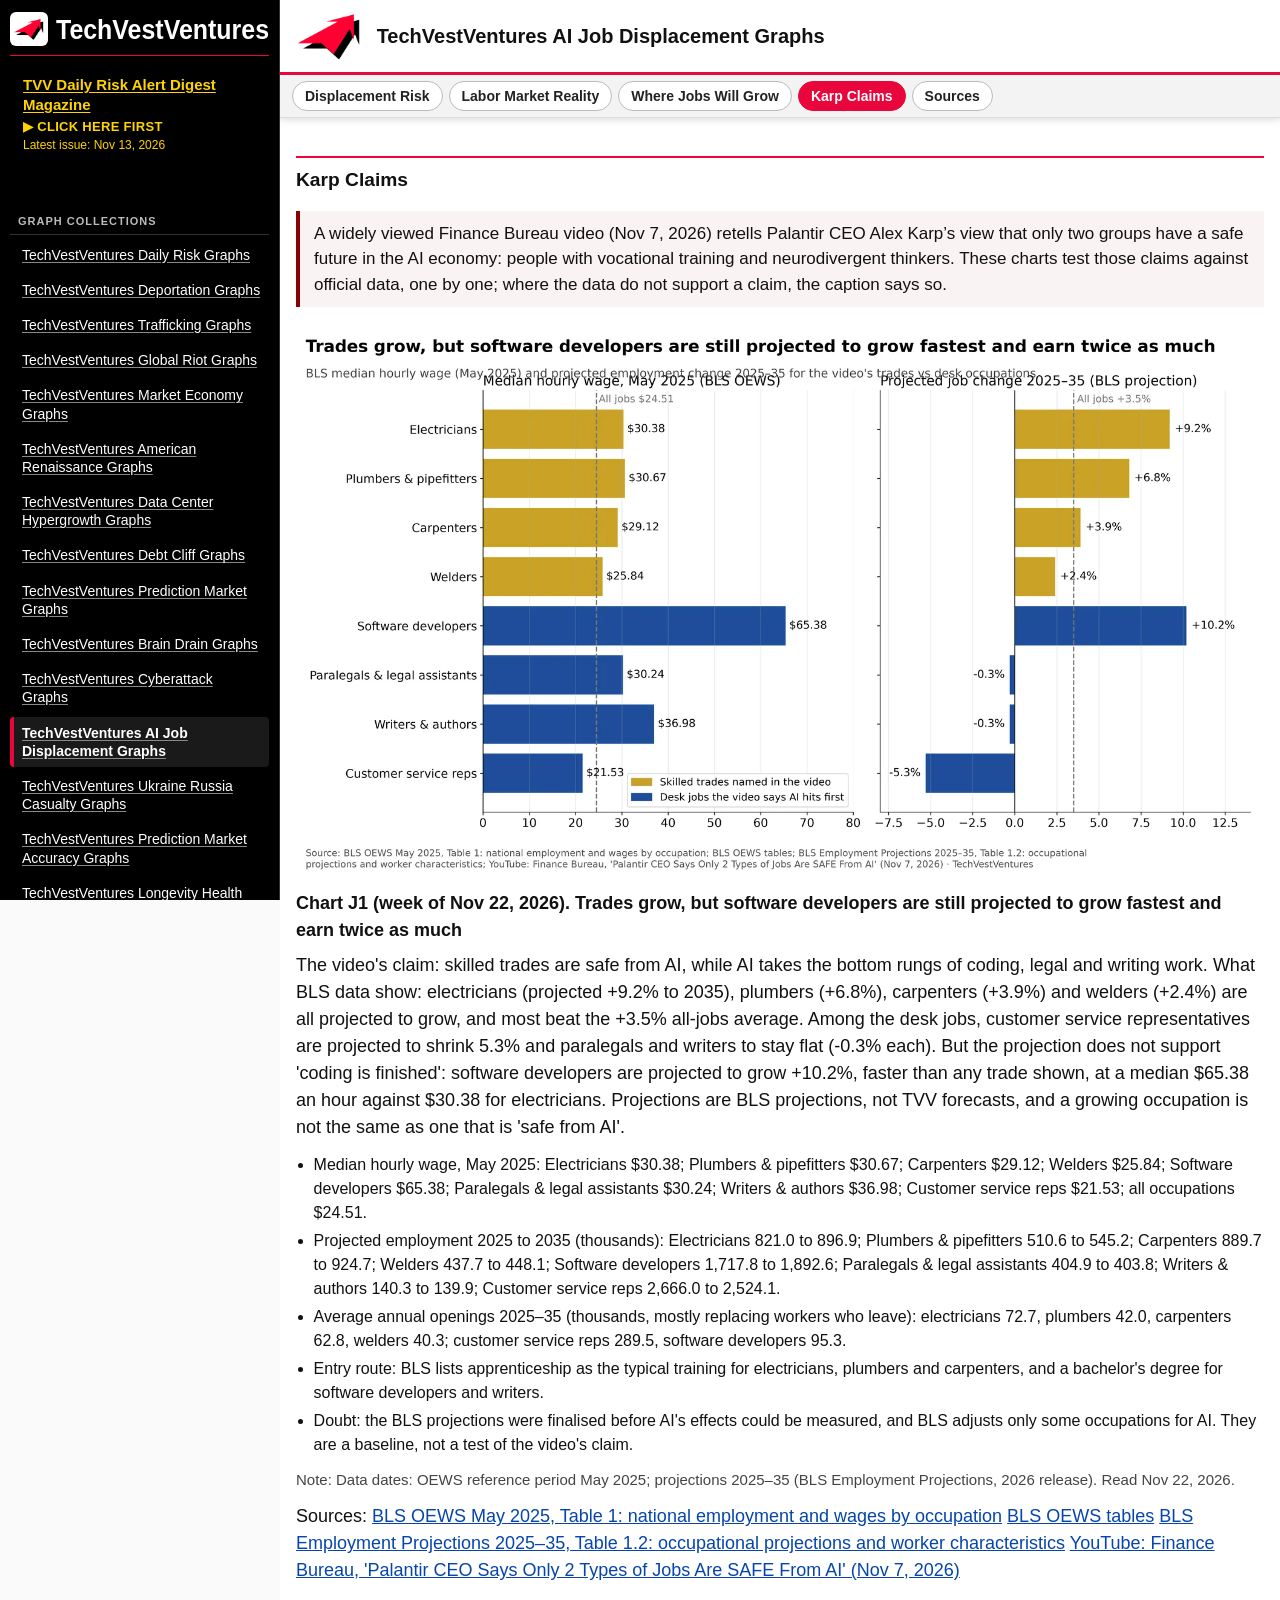
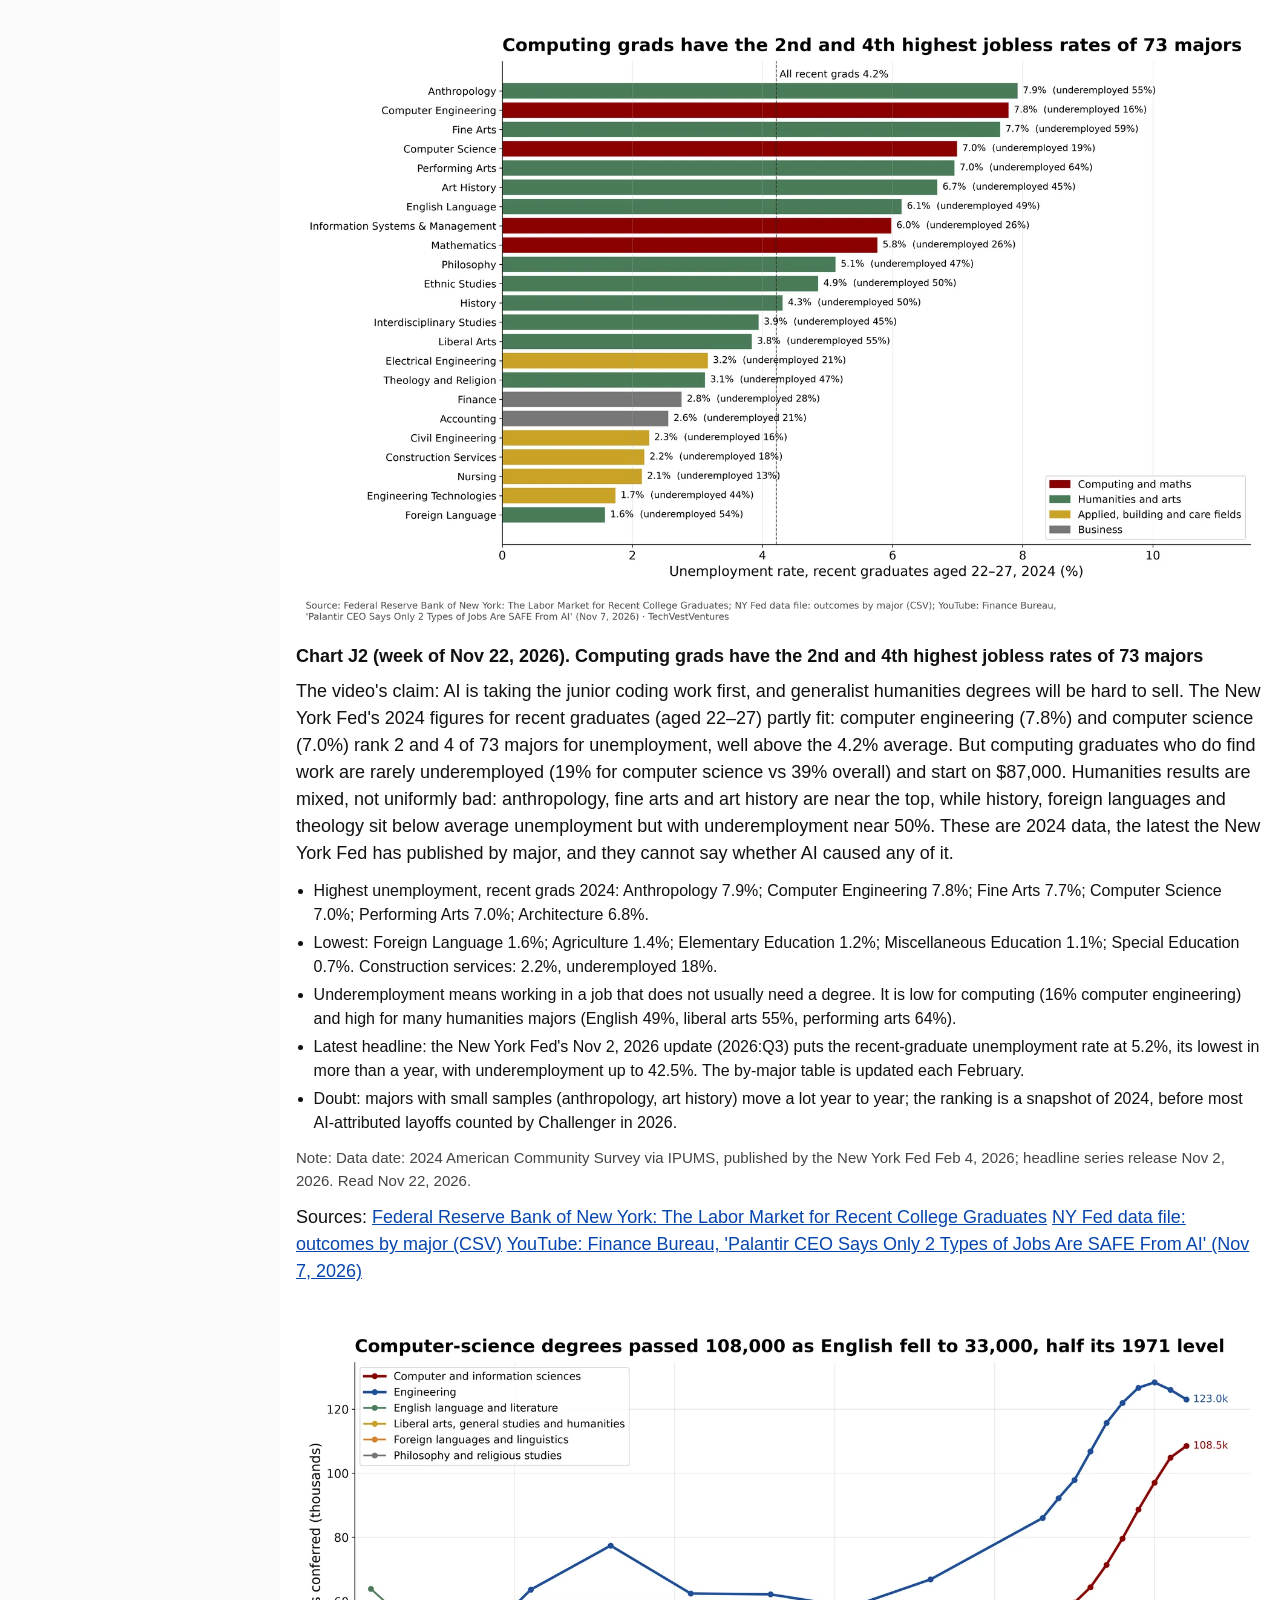
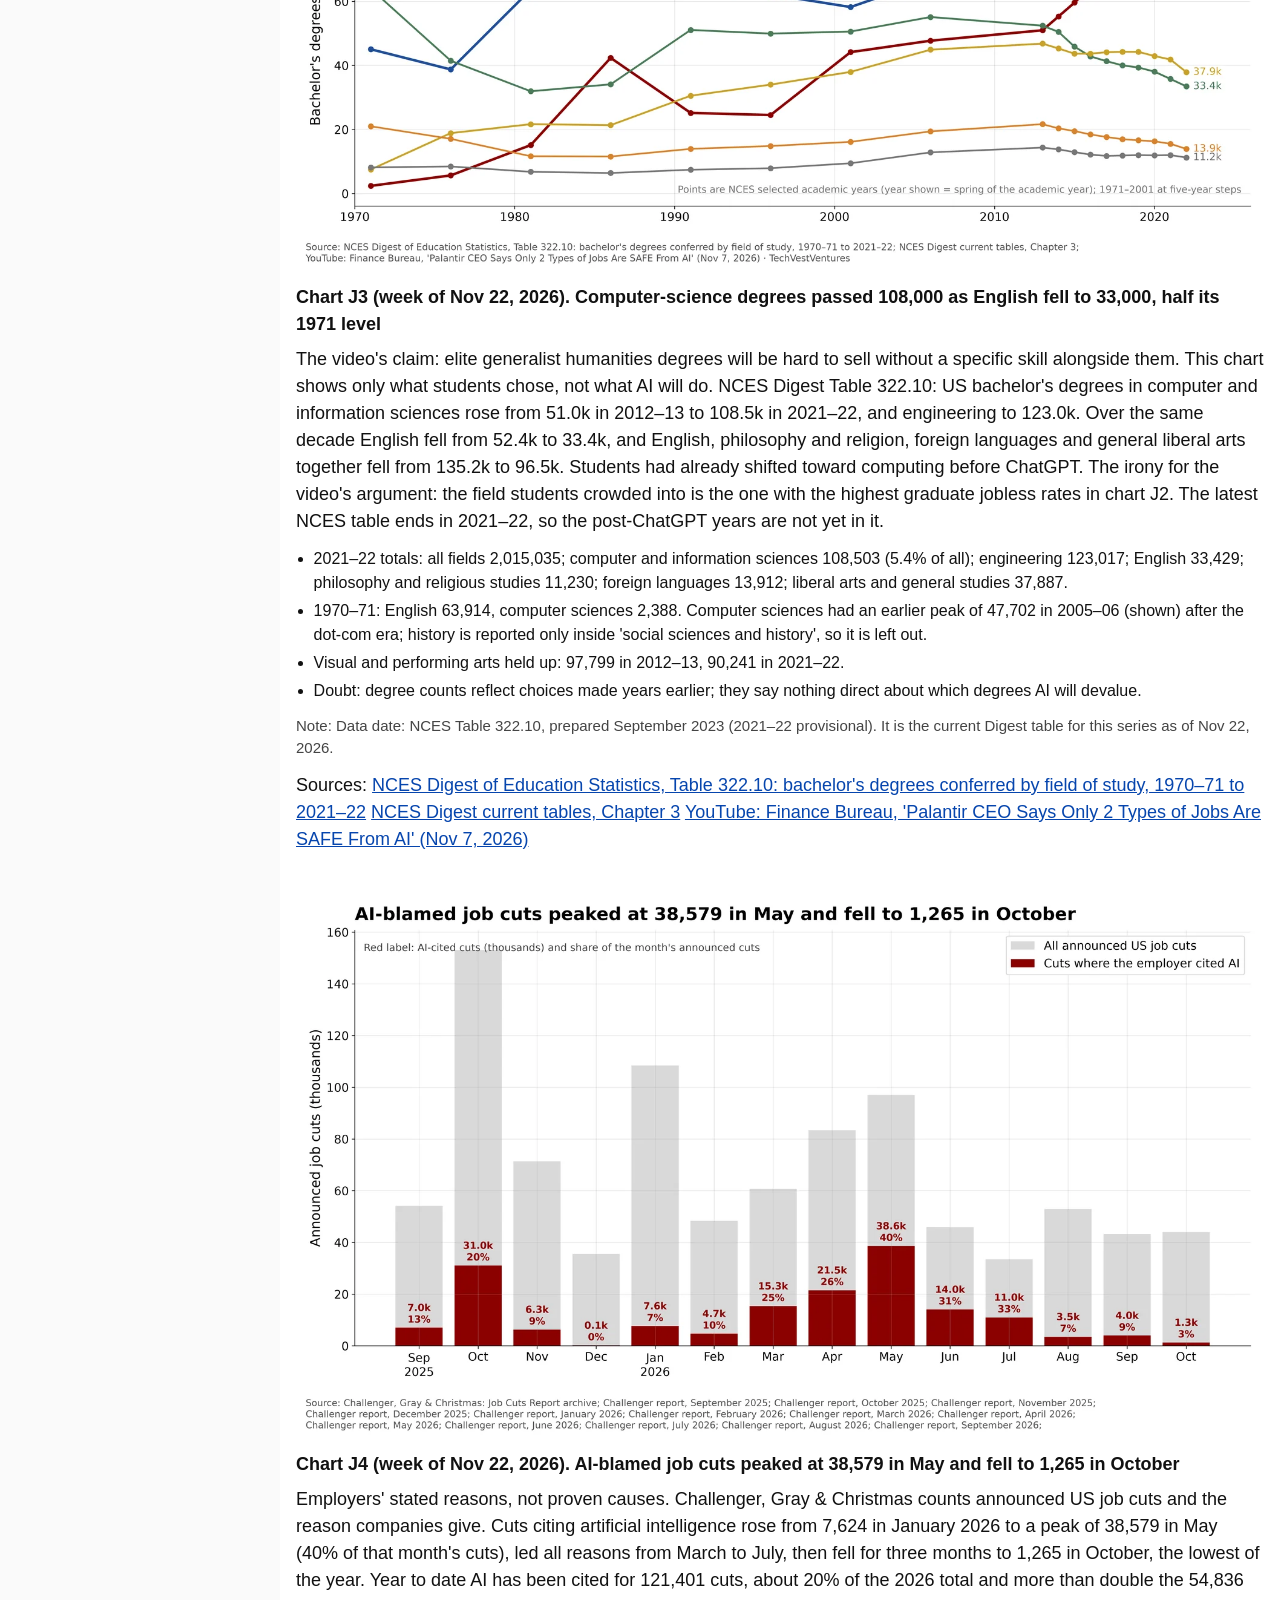
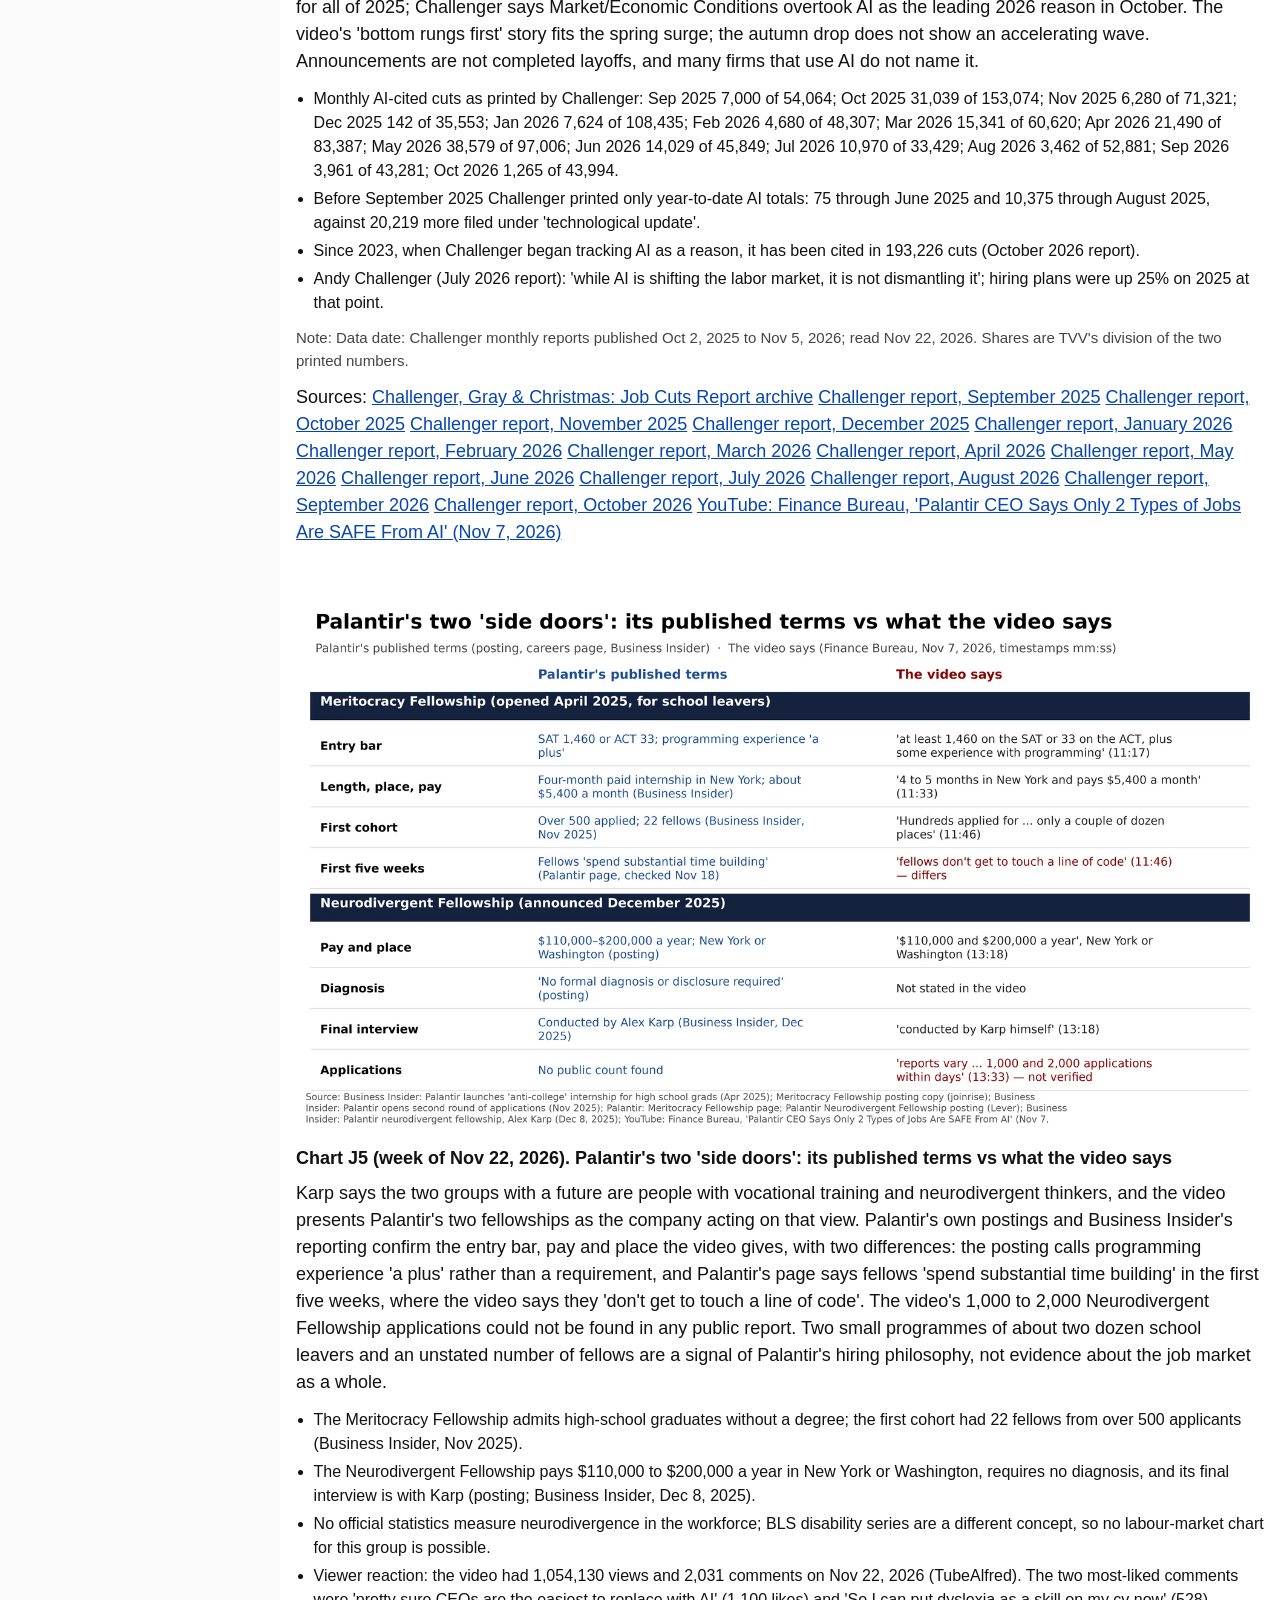
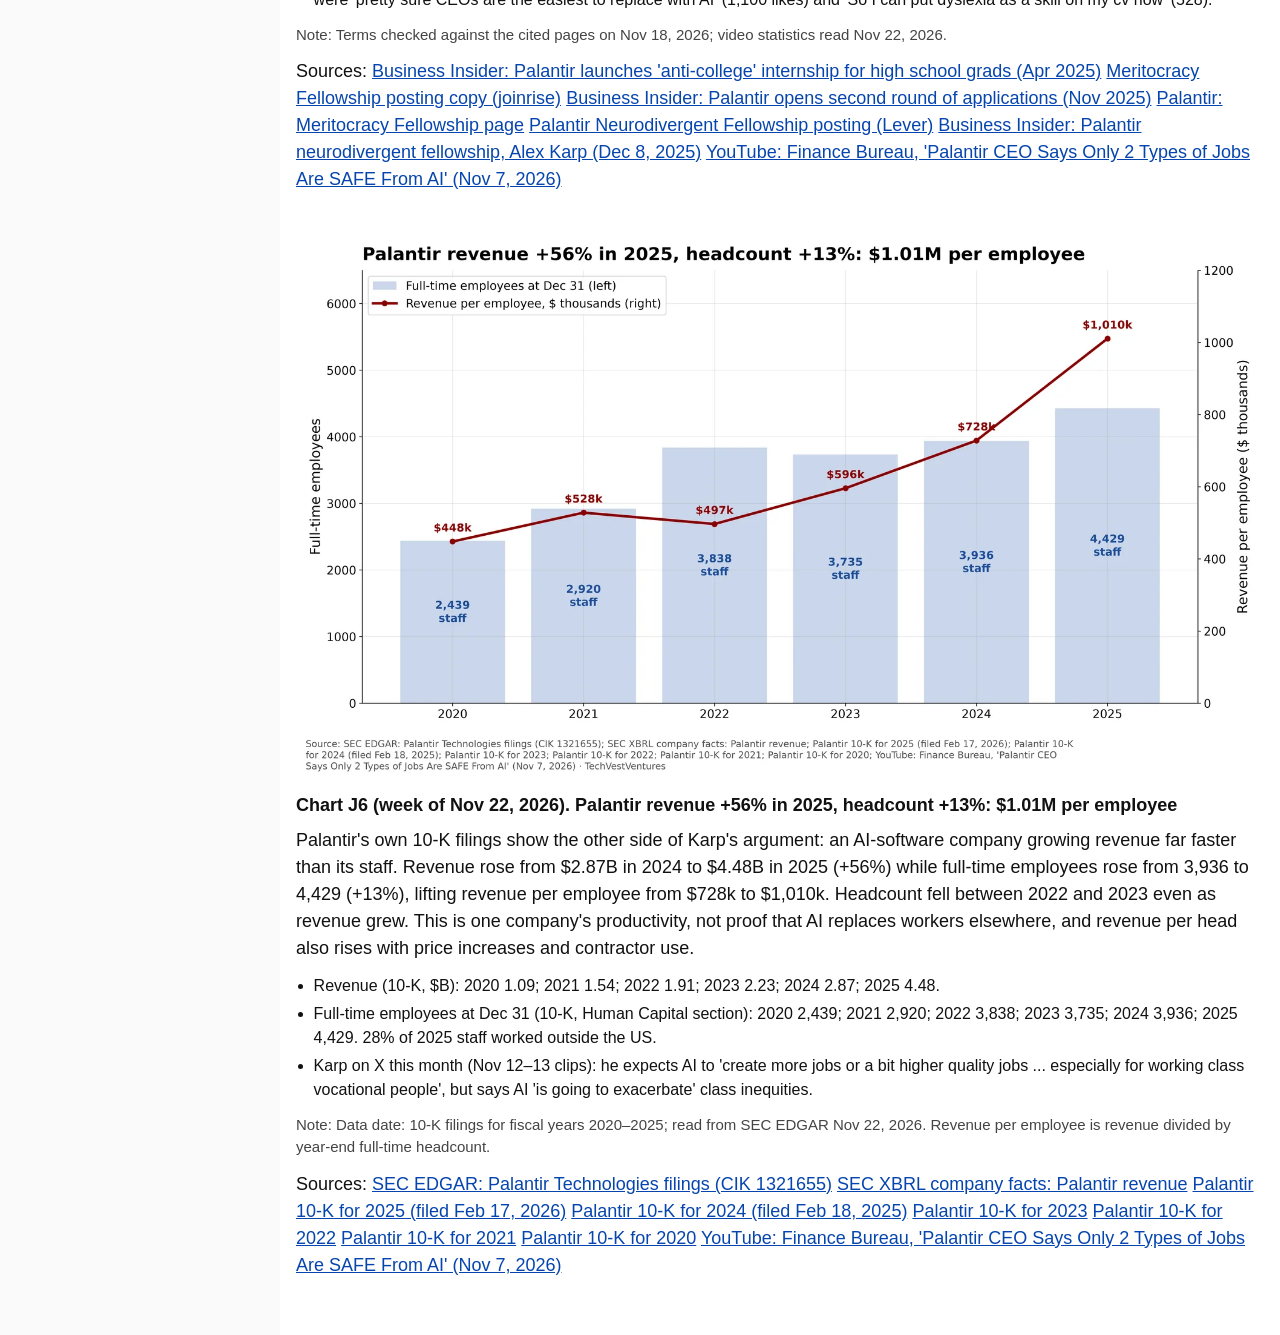
<file: issues/karp.html>
<!doctype html><html lang="en"><head><meta charset="utf-8"><meta name="viewport" content="width=device-width,initial-scale=1"><title>TechVestVentures AI Job Displacement Graphs — karp</title><link rel="icon" href="../assets/favicon.svg" type="image/svg+xml"><link rel="icon" href="../assets/favicon-32.png" sizes="32x32" type="image/png"><link rel="apple-touch-icon" href="../assets/apple-touch-icon.png"><link rel="stylesheet" href="../assets/style.css"><script>if(!/[?&]raw/.test(location.search))location.replace("../index.html#karp")</script></head><body><main id="issue"><h2 class="desk">Karp Claims</h2><div class="wk">A widely viewed Finance Bureau video (Nov 7, 2026) retells Palantir CEO Alex Karp’s view that only two groups have a safe future in the AI economy: people with vocational training and neurodivergent thinkers. These charts test those claims against official data, one by one; where the data do not support a claim, the caption says so.</div><figure class="g w"><img src="img/W2026-11-22-J1.webp" alt="Trades grow, but software developers are still projected to grow fastest and earn twice as much" loading="lazy"><figcaption><span class="t">Chart J1 (week of Nov 22, 2026). Trades grow, but software developers are still projected to grow fastest and earn twice as much</span><p>The video&#x27;s claim: skilled trades are safe from AI, while AI takes the bottom rungs of coding, legal and writing work. What BLS data show: electricians (projected +9.2% to 2035), plumbers (+6.8%), carpenters (+3.9%) and welders (+2.4%) are all projected to grow, and most beat the +3.5% all-jobs average. Among the desk jobs, customer service representatives are projected to shrink 5.3% and paralegals and writers to stay flat (-0.3% each). But the projection does not support &#x27;coding is finished&#x27;: software developers are projected to grow +10.2%, faster than any trade shown, at a median $65.38 an hour against $30.38 for electricians. Projections are BLS projections, not TVV forecasts, and a growing occupation is not the same as one that is &#x27;safe from AI&#x27;.</p><ul><li>Median hourly wage, May 2025: Electricians $30.38; Plumbers &amp; pipefitters $30.67; Carpenters $29.12; Welders $25.84; Software developers $65.38; Paralegals &amp; legal assistants $30.24; Writers &amp; authors $36.98; Customer service reps $21.53; all occupations $24.51.</li><li>Projected employment 2025 to 2035 (thousands): Electricians 821.0 to 896.9; Plumbers &amp; pipefitters 510.6 to 545.2; Carpenters 889.7 to 924.7; Welders 437.7 to 448.1; Software developers 1,717.8 to 1,892.6; Paralegals &amp; legal assistants 404.9 to 403.8; Writers &amp; authors 140.3 to 139.9; Customer service reps 2,666.0 to 2,524.1.</li><li>Average annual openings 2025–35 (thousands, mostly replacing workers who leave): electricians 72.7, plumbers 42.0, carpenters 62.8, welders 40.3; customer service reps 289.5, software developers 95.3.</li><li>Entry route: BLS lists apprenticeship as the typical training for electricians, plumbers and carpenters, and a bachelor&#x27;s degree for software developers and writers.</li><li>Doubt: the BLS projections were finalised before AI&#x27;s effects could be measured, and BLS adjusts only some occupations for AI. They are a baseline, not a test of the video&#x27;s claim.</li></ul><p class="nt">Note: Data dates: OEWS reference period May 2025; projections 2025–35 (BLS Employment Projections, 2026 release). Read Nov 22, 2026.</p><p>Sources: <a href="https://www.bls.gov/news.release/ocwage.t01.htm">BLS OEWS May 2025, Table 1: national employment and wages by occupation</a> <a href="https://www.bls.gov/oes/tables.htm">BLS OEWS tables</a> <a href="https://www.bls.gov/emp/tables/occupational-projections-and-characteristics.htm">BLS Employment Projections 2025–35, Table 1.2: occupational projections and worker characteristics</a> <a href="https://www.youtube.com/watch?v=RU83c3cSXxw">YouTube: Finance Bureau, &#x27;Palantir CEO Says Only 2 Types of Jobs Are SAFE From AI&#x27; (Nov 7, 2026)</a></p></figcaption></figure>
<figure class="g w"><img src="img/W2026-11-22-J2.webp" alt="Computing grads have the 2nd and 4th highest jobless rates of 73 majors" loading="lazy"><figcaption><span class="t">Chart J2 (week of Nov 22, 2026). Computing grads have the 2nd and 4th highest jobless rates of 73 majors</span><p>The video&#x27;s claim: AI is taking the junior coding work first, and generalist humanities degrees will be hard to sell. The New York Fed&#x27;s 2024 figures for recent graduates (aged 22–27) partly fit: computer engineering (7.8%) and computer science (7.0%) rank 2 and 4 of 73 majors for unemployment, well above the 4.2% average. But computing graduates who do find work are rarely underemployed (19% for computer science vs 39% overall) and start on $87,000. Humanities results are mixed, not uniformly bad: anthropology, fine arts and art history are near the top, while history, foreign languages and theology sit below average unemployment but with underemployment near 50%. These are 2024 data, the latest the New York Fed has published by major, and they cannot say whether AI caused any of it.</p><ul><li>Highest unemployment, recent grads 2024: Anthropology 7.9%; Computer Engineering 7.8%; Fine Arts 7.7%; Computer Science 7.0%; Performing Arts 7.0%; Architecture 6.8%.</li><li>Lowest: Foreign Language 1.6%; Agriculture 1.4%; Elementary Education 1.2%; Miscellaneous Education 1.1%; Special Education 0.7%. Construction services: 2.2%, underemployed 18%.</li><li>Underemployment means working in a job that does not usually need a degree. It is low for computing (16% computer engineering) and high for many humanities majors (English 49%, liberal arts 55%, performing arts 64%).</li><li>Latest headline: the New York Fed&#x27;s Nov 2, 2026 update (2026:Q3) puts the recent-graduate unemployment rate at 5.2%, its lowest in more than a year, with underemployment up to 42.5%. The by-major table is updated each February.</li><li>Doubt: majors with small samples (anthropology, art history) move a lot year to year; the ranking is a snapshot of 2024, before most AI-attributed layoffs counted by Challenger in 2026.</li></ul><p class="nt">Note: Data date: 2024 American Community Survey via IPUMS, published by the New York Fed Feb 4, 2026; headline series release Nov 2, 2026. Read Nov 22, 2026.</p><p>Sources: <a href="https://www.newyorkfed.org/research/college-labor-market">Federal Reserve Bank of New York: The Labor Market for Recent College Graduates</a> <a href="https://www.newyorkfed.org/medialibrary/research/interactives/data/college-labor-market/college-labor-outcomes-by-major-data.csv">NY Fed data file: outcomes by major (CSV)</a> <a href="https://www.youtube.com/watch?v=RU83c3cSXxw">YouTube: Finance Bureau, &#x27;Palantir CEO Says Only 2 Types of Jobs Are SAFE From AI&#x27; (Nov 7, 2026)</a></p></figcaption></figure>
<figure class="g w"><img src="img/W2026-11-22-J3.webp" alt="Computer-science degrees passed 108,000 as English fell to 33,000, half its 1971 level" loading="lazy"><figcaption><span class="t">Chart J3 (week of Nov 22, 2026). Computer-science degrees passed 108,000 as English fell to 33,000, half its 1971 level</span><p>The video&#x27;s claim: elite generalist humanities degrees will be hard to sell without a specific skill alongside them. This chart shows only what students chose, not what AI will do. NCES Digest Table 322.10: US bachelor&#x27;s degrees in computer and information sciences rose from 51.0k in 2012–13 to 108.5k in 2021–22, and engineering to 123.0k. Over the same decade English fell from 52.4k to 33.4k, and English, philosophy and religion, foreign languages and general liberal arts together fell from 135.2k to 96.5k. Students had already shifted toward computing before ChatGPT. The irony for the video&#x27;s argument: the field students crowded into is the one with the highest graduate jobless rates in chart J2. The latest NCES table ends in 2021–22, so the post-ChatGPT years are not yet in it.</p><ul><li>2021–22 totals: all fields 2,015,035; computer and information sciences 108,503 (5.4% of all); engineering 123,017; English 33,429; philosophy and religious studies 11,230; foreign languages 13,912; liberal arts and general studies 37,887.</li><li>1970–71: English 63,914, computer sciences 2,388. Computer sciences had an earlier peak of 47,702 in 2005–06 (shown) after the dot-com era; history is reported only inside &#x27;social sciences and history&#x27;, so it is left out.</li><li>Visual and performing arts held up: 97,799 in 2012–13, 90,241 in 2021–22.</li><li>Doubt: degree counts reflect choices made years earlier; they say nothing direct about which degrees AI will devalue.</li></ul><p class="nt">Note: Data date: NCES Table 322.10, prepared September 2023 (2021–22 provisional). It is the current Digest table for this series as of Nov 22, 2026.</p><p>Sources: <a href="https://nces.ed.gov/programs/digest/d23/tables/dt23_322.10.asp?current=yes">NCES Digest of Education Statistics, Table 322.10: bachelor&#x27;s degrees conferred by field of study, 1970–71 to 2021–22</a> <a href="https://nces.ed.gov/programs/digest/current_tables.asp">NCES Digest current tables, Chapter 3</a> <a href="https://www.youtube.com/watch?v=RU83c3cSXxw">YouTube: Finance Bureau, &#x27;Palantir CEO Says Only 2 Types of Jobs Are SAFE From AI&#x27; (Nov 7, 2026)</a></p></figcaption></figure>
<figure class="g w"><img src="img/W2026-11-22-J4.webp" alt="AI-blamed job cuts peaked at 38,579 in May and fell to 1,265 in October" loading="lazy"><figcaption><span class="t">Chart J4 (week of Nov 22, 2026). AI-blamed job cuts peaked at 38,579 in May and fell to 1,265 in October</span><p>Employers&#x27; stated reasons, not proven causes. Challenger, Gray &amp; Christmas counts announced US job cuts and the reason companies give. Cuts citing artificial intelligence rose from 7,624 in January 2026 to a peak of 38,579 in May (40% of that month&#x27;s cuts), led all reasons from March to July, then fell for three months to 1,265 in October, the lowest of the year. Year to date AI has been cited for 121,401 cuts, about 20% of the 2026 total and more than double the 54,836 for all of 2025; Challenger says Market/Economic Conditions overtook AI as the leading 2026 reason in October. The video&#x27;s &#x27;bottom rungs first&#x27; story fits the spring surge; the autumn drop does not show an accelerating wave. Announcements are not completed layoffs, and many firms that use AI do not name it.</p><ul><li>Monthly AI-cited cuts as printed by Challenger: Sep 2025 7,000 of 54,064; Oct 2025 31,039 of 153,074; Nov 2025 6,280 of 71,321; Dec 2025 142 of 35,553; Jan 2026 7,624 of 108,435; Feb 2026 4,680 of 48,307; Mar 2026 15,341 of 60,620; Apr 2026 21,490 of 83,387; May 2026 38,579 of 97,006; Jun 2026 14,029 of 45,849; Jul 2026 10,970 of 33,429; Aug 2026 3,462 of 52,881; Sep 2026 3,961 of 43,281; Oct 2026 1,265 of 43,994.</li><li>Before September 2025 Challenger printed only year-to-date AI totals: 75 through June 2025 and 10,375 through August 2025, against 20,219 more filed under &#x27;technological update&#x27;.</li><li>Since 2023, when Challenger began tracking AI as a reason, it has been cited in 193,226 cuts (October 2026 report).</li><li>Andy Challenger (July 2026 report): &#x27;while AI is shifting the labor market, it is not dismantling it&#x27;; hiring plans were up 25% on 2025 at that point.</li></ul><p class="nt">Note: Data date: Challenger monthly reports published Oct 2, 2025 to Nov 5, 2026; read Nov 22, 2026. Shares are TVV&#x27;s division of the two printed numbers.</p><p>Sources: <a href="https://www.challengergray.com/blog/category/job-cuts-report/">Challenger, Gray &amp; Christmas: Job Cuts Report archive</a> <a href="https://www.challengergray.com/blog/september-job-cuts-fall-37-from-august-ytd-total-highest-since-2020-lowest-ytd-hiring-since-2009/">Challenger report, September 2025</a> <a href="https://www.challengergray.com/blog/october-challenger-report-153074-job-cuts-on-cost-cutting-ai/">Challenger report, October 2025</a> <a href="https://www.challengergray.com/blog/challenger-report-71321-job-cuts-on-restructurings-closings-economy/">Challenger report, November 2025</a> <a href="https://www.challengergray.com/blog/2025-year-end-challenger-report-highest-q4-layoffs-since-2008-lowest-ytd-hiring-since-2010/">Challenger report, December 2025</a> <a href="https://www.challengergray.com/blog/challenger-report-january-job-cuts-surge-lowest-january-hiring-on-record/">Challenger report, January 2026</a> <a href="https://www.challengergray.com/blog/challenger-report-february-cuts-plunge-hiring-falls-56-percent/">Challenger report, February 2026</a> <a href="https://www.challengergray.com/blog/challenger-report-march-cuts-rise-25-from-february-ai-leads-reasons/">Challenger report, March 2026</a> <a href="https://www.challengergray.com/blog/challenger-report-april-job-cuts-rise-38-from-march-ytd-cuts-down-50/">Challenger report, April 2026</a> <a href="https://www.challengergray.com/blog/challenger-report-may-job-cuts-rise-16-from-april-highest-may-total-since-2020/">Challenger report, May 2026</a> <a href="https://www.challengergray.com/blog/challenger-report-june-layoffs-cool-to-45849-down-53-from-may-ai-leads-reasons-for-fourth-consecutive-month/">Challenger report, June 2026</a> <a href="https://www.challengergray.com/blog/challenger-report-layoffs-fall-hiring-picks-up-ai-leads-for-fifth-straight-month/">Challenger report, July 2026</a> <a href="https://www.challengergray.com/blog/challenger-report-august-job-cuts-up-58-consumer-products-food-lead/">Challenger report, August 2026</a> <a href="https://www.challengergray.com/blog/job-cuts-fall-in-september-hiring-plans-up-3-over-2025-on-weak-early-seasonal-hiring/">Challenger report, September 2026</a> <a href="https://www.challengergray.com/blog/october-layoffs-at-three-year-low-seasonal-hiring-plans-up-26/">Challenger report, October 2026</a> <a href="https://www.youtube.com/watch?v=RU83c3cSXxw">YouTube: Finance Bureau, &#x27;Palantir CEO Says Only 2 Types of Jobs Are SAFE From AI&#x27; (Nov 7, 2026)</a></p></figcaption></figure>
<figure class="g w"><img src="img/W2026-11-22-J5.webp" alt="Palantir&#x27;s two &#x27;side doors&#x27;: its published terms vs what the video says" loading="lazy"><figcaption><span class="t">Chart J5 (week of Nov 22, 2026). Palantir&#x27;s two &#x27;side doors&#x27;: its published terms vs what the video says</span><p>Karp says the two groups with a future are people with vocational training and neurodivergent thinkers, and the video presents Palantir&#x27;s two fellowships as the company acting on that view. Palantir&#x27;s own postings and Business Insider&#x27;s reporting confirm the entry bar, pay and place the video gives, with two differences: the posting calls programming experience &#x27;a plus&#x27; rather than a requirement, and Palantir&#x27;s page says fellows &#x27;spend substantial time building&#x27; in the first five weeks, where the video says they &#x27;don&#x27;t get to touch a line of code&#x27;. The video&#x27;s 1,000 to 2,000 Neurodivergent Fellowship applications could not be found in any public report. Two small programmes of about two dozen school leavers and an unstated number of fellows are a signal of Palantir&#x27;s hiring philosophy, not evidence about the job market as a whole.</p><ul><li>The Meritocracy Fellowship admits high-school graduates without a degree; the first cohort had 22 fellows from over 500 applicants (Business Insider, Nov 2025).</li><li>The Neurodivergent Fellowship pays $110,000 to $200,000 a year in New York or Washington, requires no diagnosis, and its final interview is with Karp (posting; Business Insider, Dec 8, 2025).</li><li>No official statistics measure neurodivergence in the workforce; BLS disability series are a different concept, so no labour-market chart for this group is possible.</li><li>Viewer reaction: the video had 1,054,130 views and 2,031 comments on Nov 22, 2026 (TubeAlfred). The two most-liked comments were &#x27;pretty sure CEOs are the easiest to replace with AI&#x27; (1,100 likes) and &#x27;So I can put dyslexia as a skill on my cv now&#x27; (528).</li></ul><p class="nt">Note: Terms checked against the cited pages on Nov 18, 2026; video statistics read Nov 22, 2026.</p><p>Sources: <a href="https://www.businessinsider.com/palantir-launches-anti-college-internship-for-high-school-grads-2025-4">Business Insider: Palantir launches &#x27;anti-college&#x27; internship for high school grads (Apr 2025)</a> <a href="https://app.joinrise.co/jobs/palantir-technologies-meritocracy-fellowship-sfby">Meritocracy Fellowship posting copy (joinrise)</a> <a href="https://www.businessinsider.com/palantir-opens-second-round-applications-anti-college-internship-2025-11">Business Insider: Palantir opens second round of applications (Nov 2025)</a> <a href="https://www.palantir.com/careers/meritocracy-fellowship/">Palantir: Meritocracy Fellowship page</a> <a href="https://jobs.lever.co/palantir/fd952b52-7b9c-4056-a3dd-0bc41fcfe603">Palantir Neurodivergent Fellowship posting (Lever)</a> <a href="https://www.businessinsider.com/palantir-neurodivergent-fellowship-alex-karp-2025-12">Business Insider: Palantir neurodivergent fellowship, Alex Karp (Dec 8, 2025)</a> <a href="https://www.youtube.com/watch?v=RU83c3cSXxw">YouTube: Finance Bureau, &#x27;Palantir CEO Says Only 2 Types of Jobs Are SAFE From AI&#x27; (Nov 7, 2026)</a></p></figcaption></figure>
<figure class="g w"><img src="img/W2026-11-22-J6.webp" alt="Palantir revenue +56% in 2025, headcount +13%: $1.01M per employee" loading="lazy"><figcaption><span class="t">Chart J6 (week of Nov 22, 2026). Palantir revenue +56% in 2025, headcount +13%: $1.01M per employee</span><p>Palantir&#x27;s own 10-K filings show the other side of Karp&#x27;s argument: an AI-software company growing revenue far faster than its staff. Revenue rose from $2.87B in 2024 to $4.48B in 2025 (+56%) while full-time employees rose from 3,936 to 4,429 (+13%), lifting revenue per employee from $728k to $1,010k. Headcount fell between 2022 and 2023 even as revenue grew. This is one company&#x27;s productivity, not proof that AI replaces workers elsewhere, and revenue per head also rises with price increases and contractor use.</p><ul><li>Revenue (10-K, $B): 2020 1.09; 2021 1.54; 2022 1.91; 2023 2.23; 2024 2.87; 2025 4.48.</li><li>Full-time employees at Dec 31 (10-K, Human Capital section): 2020 2,439; 2021 2,920; 2022 3,838; 2023 3,735; 2024 3,936; 2025 4,429. 28% of 2025 staff worked outside the US.</li><li>Karp on X this month (Nov 12–13 clips): he expects AI to &#x27;create more jobs or a bit higher quality jobs ... especially for working class vocational people&#x27;, but says AI &#x27;is going to exacerbate&#x27; class inequities.</li></ul><p class="nt">Note: Data date: 10-K filings for fiscal years 2020–2025; read from SEC EDGAR Nov 22, 2026. Revenue per employee is revenue divided by year-end full-time headcount.</p><p>Sources: <a href="https://www.sec.gov/cgi-bin/browse-edgar?action=getcompany&amp;CIK=1321655&amp;type=10-K">SEC EDGAR: Palantir Technologies filings (CIK 1321655)</a> <a href="https://data.sec.gov/api/xbrl/companyfacts/CIK0001321655.json">SEC XBRL company facts: Palantir revenue</a> <a href="https://www.sec.gov/Archives/edgar/data/1321655/000132165526000011/pltr-20251231.htm">Palantir 10-K for 2025 (filed Feb 17, 2026)</a> <a href="https://www.sec.gov/Archives/edgar/data/1321655/000132165525000022/pltr-20241231.htm">Palantir 10-K for 2024 (filed Feb 18, 2025)</a> <a href="https://www.sec.gov/Archives/edgar/data/1321655/000132165524000022/pltr-20231231.htm">Palantir 10-K for 2023</a> <a href="https://www.sec.gov/Archives/edgar/data/1321655/000132165523000011/pltr-20221231.htm">Palantir 10-K for 2022</a> <a href="https://www.sec.gov/Archives/edgar/data/1321655/000119312522050913/d273589d10k.htm">Palantir 10-K for 2021</a> <a href="https://www.sec.gov/Archives/edgar/data/1321655/000119312521060650/d65934d10k.htm">Palantir 10-K for 2020</a> <a href="https://www.youtube.com/watch?v=RU83c3cSXxw">YouTube: Finance Bureau, &#x27;Palantir CEO Says Only 2 Types of Jobs Are SAFE From AI&#x27; (Nov 7, 2026)</a></p></figcaption></figure></main></body></html>
</file>
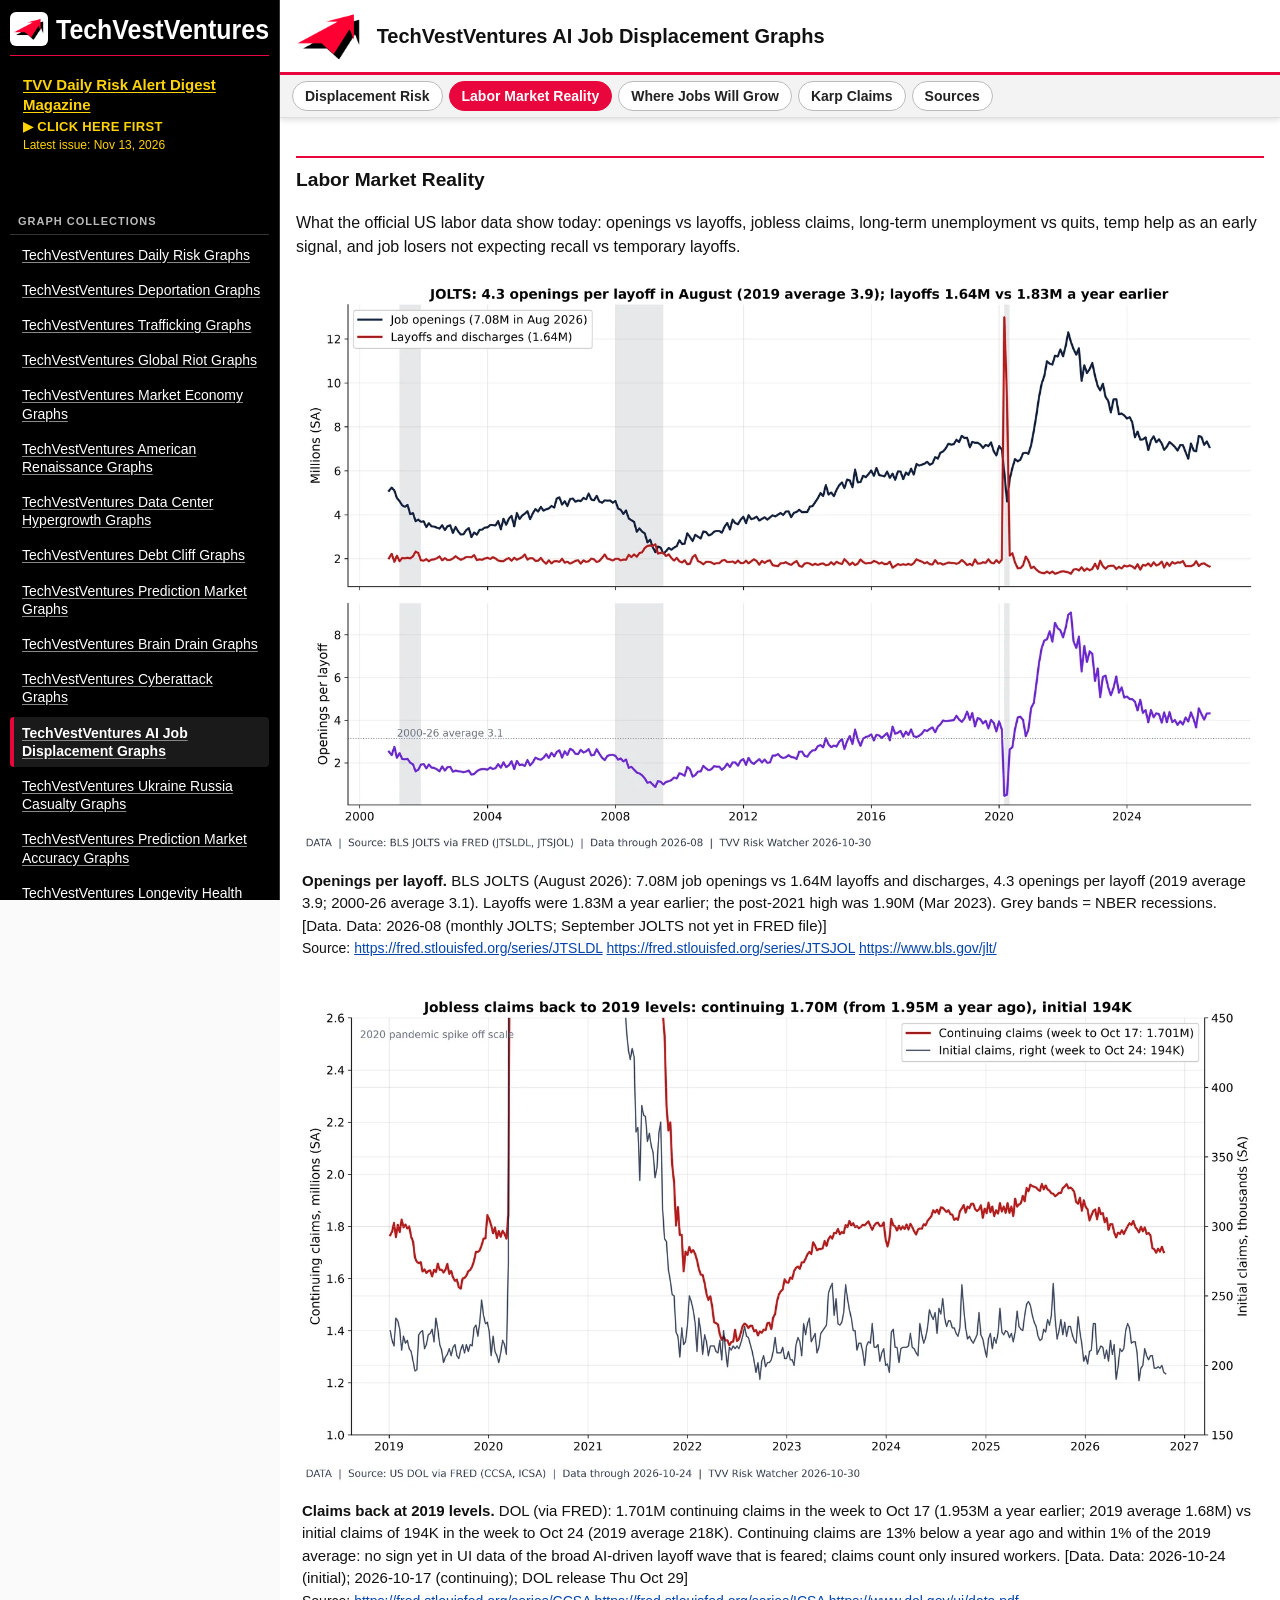
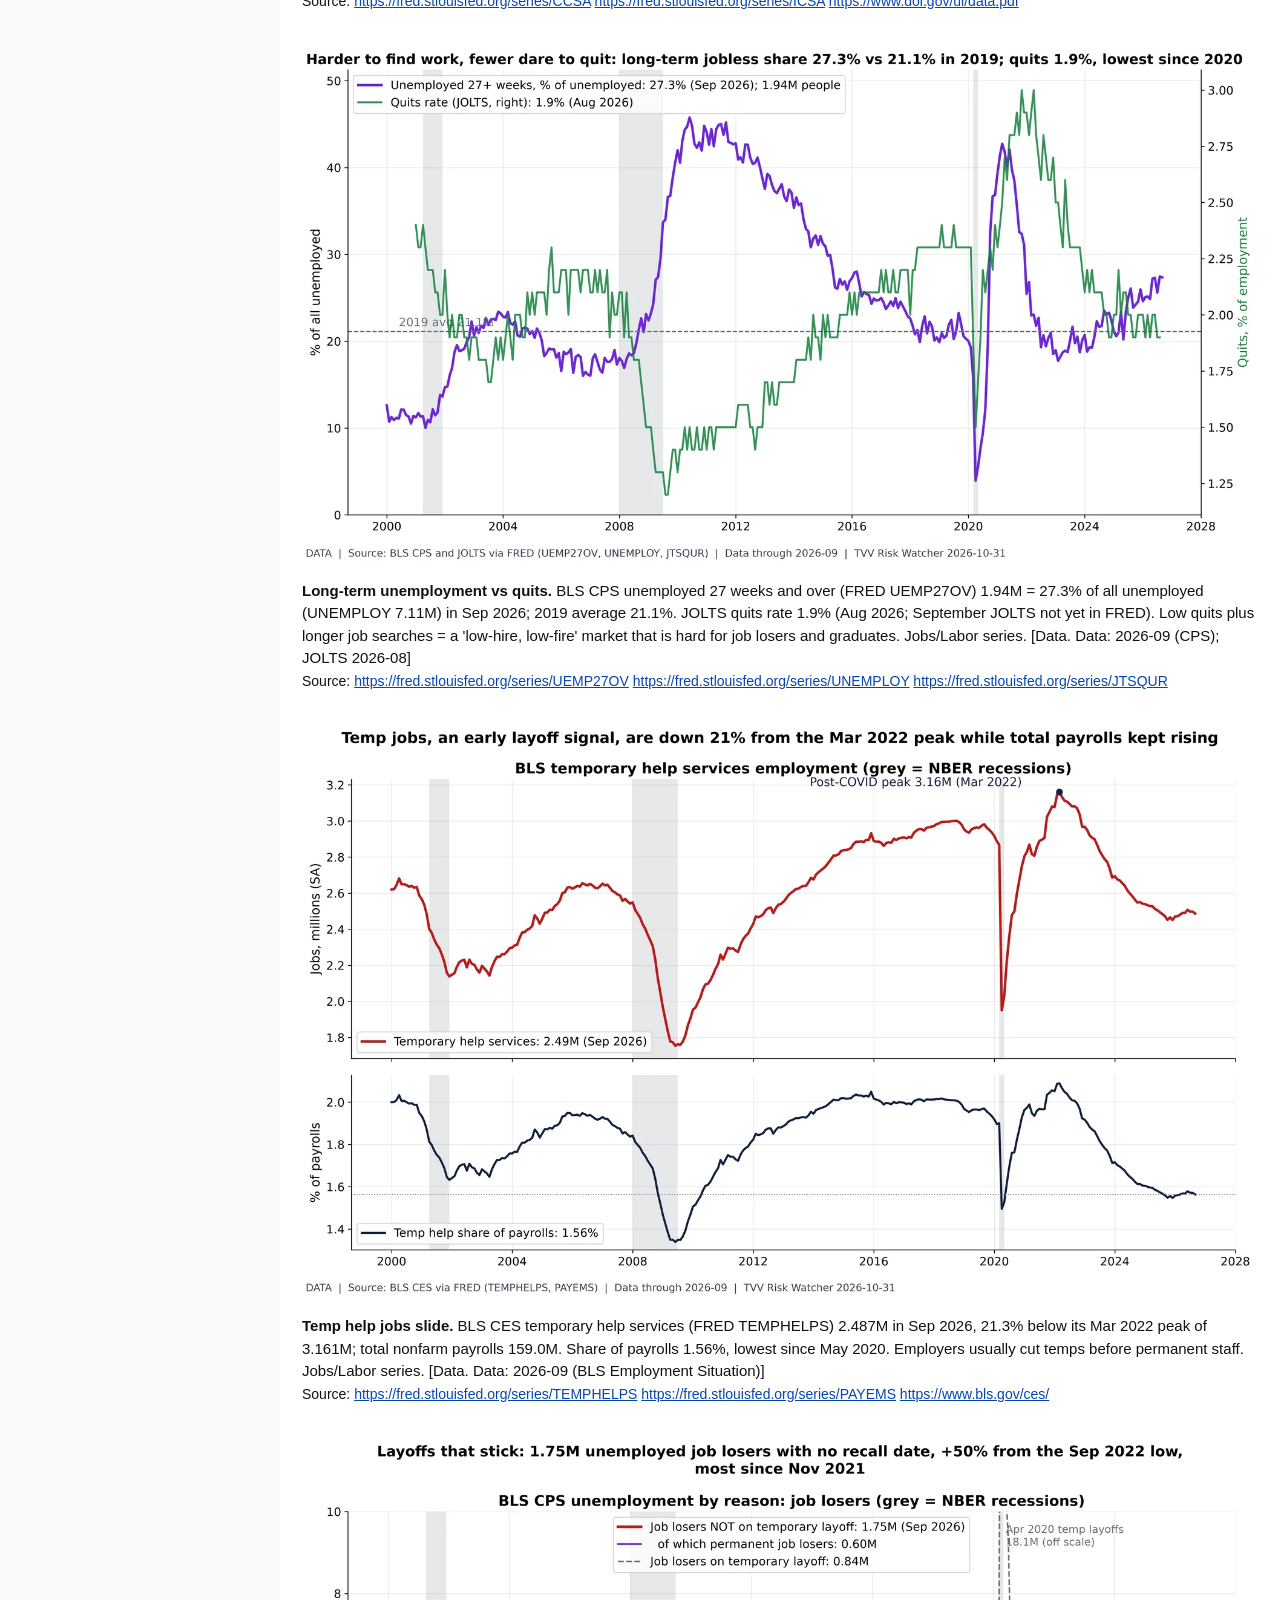
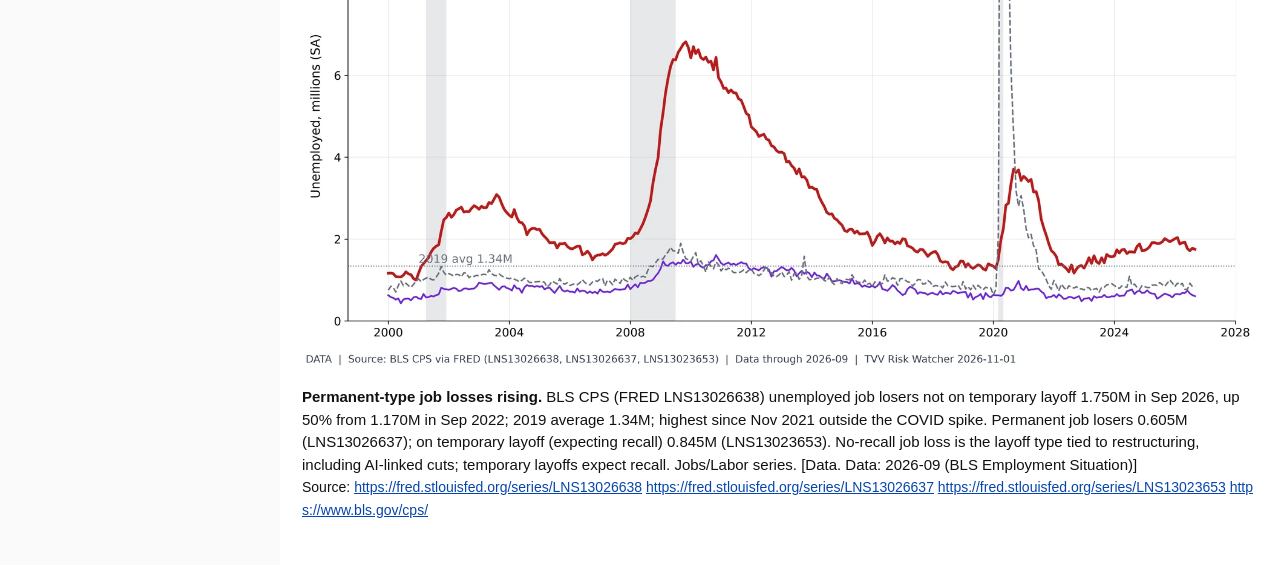
<file: issues/labor.html>
<!doctype html><html lang="en"><head><meta charset="utf-8"><meta name="viewport" content="width=device-width,initial-scale=1"><title>TechVestVentures AI Job Displacement Graphs — labor</title><link rel="icon" href="../assets/favicon.svg" type="image/svg+xml"><link rel="icon" href="../assets/favicon-32.png" sizes="32x32" type="image/png"><link rel="apple-touch-icon" href="../assets/apple-touch-icon.png"><link rel="stylesheet" href="../assets/style.css"><script>if(!/[?&]raw/.test(location.search))location.replace("../index.html#labor")</script></head><body><main id="issue"><h2 class="desk">Labor Market Reality</h2><p>What the official US labor data show today: openings vs layoffs, jobless claims, long-term unemployment vs quits, temp help as an early signal, and job losers not expecting recall vs temporary layoffs.</p><figure class="g"><img src="img/labor-07.webp" alt="Openings per layoff" loading="lazy"><figcaption><span class="t">Openings per layoff.</span> BLS JOLTS (August 2026): 7.08M job openings vs 1.64M layoffs and discharges, 4.3 openings per layoff (2019 average 3.9; 2000-26 average 3.1). Layoffs were 1.83M a year earlier; the post-2021 high was 1.90M (Mar 2023). Grey bands = NBER recessions. [Data. Data: 2026-08 (monthly JOLTS; September JOLTS not yet in FRED file)]<br><span class="s">Source: <a href="https://fred.stlouisfed.org/series/JTSLDL" target="_blank" rel="noopener">https://fred.stlouisfed.org/series/JTSLDL</a> <a href="https://fred.stlouisfed.org/series/JTSJOL" target="_blank" rel="noopener">https://fred.stlouisfed.org/series/JTSJOL</a> <a href="https://www.bls.gov/jlt/" target="_blank" rel="noopener">https://www.bls.gov/jlt/</a></span></figcaption></figure><figure class="g"><img src="img/labor-08.webp" alt="Claims back at 2019 levels" loading="lazy"><figcaption><span class="t">Claims back at 2019 levels.</span> DOL (via FRED): 1.701M continuing claims in the week to Oct 17 (1.953M a year earlier; 2019 average 1.68M) vs initial claims of 194K in the week to Oct 24 (2019 average 218K). Continuing claims are 13% below a year ago and within 1% of the 2019 average: no sign yet in UI data of the broad AI-driven layoff wave that is feared; claims count only insured workers. [Data. Data: 2026-10-24 (initial); 2026-10-17 (continuing); DOL release Thu Oct 29]<br><span class="s">Source: <a href="https://fred.stlouisfed.org/series/CCSA" target="_blank" rel="noopener">https://fred.stlouisfed.org/series/CCSA</a> <a href="https://fred.stlouisfed.org/series/ICSA" target="_blank" rel="noopener">https://fred.stlouisfed.org/series/ICSA</a> <a href="https://www.dol.gov/ui/data.pdf" target="_blank" rel="noopener">https://www.dol.gov/ui/data.pdf</a></span></figcaption></figure><figure class="g"><img src="img/labor-09.webp" alt="Long-term unemployment vs quits" loading="lazy"><figcaption><span class="t">Long-term unemployment vs quits.</span> BLS CPS unemployed 27 weeks and over (FRED UEMP27OV) 1.94M = 27.3% of all unemployed (UNEMPLOY 7.11M) in Sep 2026; 2019 average 21.1%. JOLTS quits rate 1.9% (Aug 2026; September JOLTS not yet in FRED). Low quits plus longer job searches = a &#x27;low-hire, low-fire&#x27; market that is hard for job losers and graduates. Jobs/Labor series. [Data. Data: 2026-09 (CPS); JOLTS 2026-08]<br><span class="s">Source: <a href="https://fred.stlouisfed.org/series/UEMP27OV" target="_blank" rel="noopener">https://fred.stlouisfed.org/series/UEMP27OV</a> <a href="https://fred.stlouisfed.org/series/UNEMPLOY" target="_blank" rel="noopener">https://fred.stlouisfed.org/series/UNEMPLOY</a> <a href="https://fred.stlouisfed.org/series/JTSQUR" target="_blank" rel="noopener">https://fred.stlouisfed.org/series/JTSQUR</a></span></figcaption></figure><figure class="g"><img src="img/labor-10.webp" alt="Temp help jobs slide" loading="lazy"><figcaption><span class="t">Temp help jobs slide.</span> BLS CES temporary help services (FRED TEMPHELPS) 2.487M in Sep 2026, 21.3% below its Mar 2022 peak of 3.161M; total nonfarm payrolls 159.0M. Share of payrolls 1.56%, lowest since May 2020. Employers usually cut temps before permanent staff. Jobs/Labor series. [Data. Data: 2026-09 (BLS Employment Situation)]<br><span class="s">Source: <a href="https://fred.stlouisfed.org/series/TEMPHELPS" target="_blank" rel="noopener">https://fred.stlouisfed.org/series/TEMPHELPS</a> <a href="https://fred.stlouisfed.org/series/PAYEMS" target="_blank" rel="noopener">https://fred.stlouisfed.org/series/PAYEMS</a> <a href="https://www.bls.gov/ces/" target="_blank" rel="noopener">https://www.bls.gov/ces/</a></span></figcaption></figure><figure class="g"><img src="img/labor-11.webp" alt="Permanent-type job losses rising" loading="lazy"><figcaption><span class="t">Permanent-type job losses rising.</span> BLS CPS (FRED LNS13026638) unemployed job losers not on temporary layoff 1.750M in Sep 2026, up 50% from 1.170M in Sep 2022; 2019 average 1.34M; highest since Nov 2021 outside the COVID spike. Permanent job losers 0.605M (LNS13026637); on temporary layoff (expecting recall) 0.845M (LNS13023653). No-recall job loss is the layoff type tied to restructuring, including AI-linked cuts; temporary layoffs expect recall. Jobs/Labor series. [Data. Data: 2026-09 (BLS Employment Situation)]<br><span class="s">Source: <a href="https://fred.stlouisfed.org/series/LNS13026638" target="_blank" rel="noopener">https://fred.stlouisfed.org/series/LNS13026638</a> <a href="https://fred.stlouisfed.org/series/LNS13026637" target="_blank" rel="noopener">https://fred.stlouisfed.org/series/LNS13026637</a> <a href="https://fred.stlouisfed.org/series/LNS13023653" target="_blank" rel="noopener">https://fred.stlouisfed.org/series/LNS13023653</a> <a href="https://www.bls.gov/cps/" target="_blank" rel="noopener">https://www.bls.gov/cps/</a></span></figcaption></figure></main></body></html>
</file>
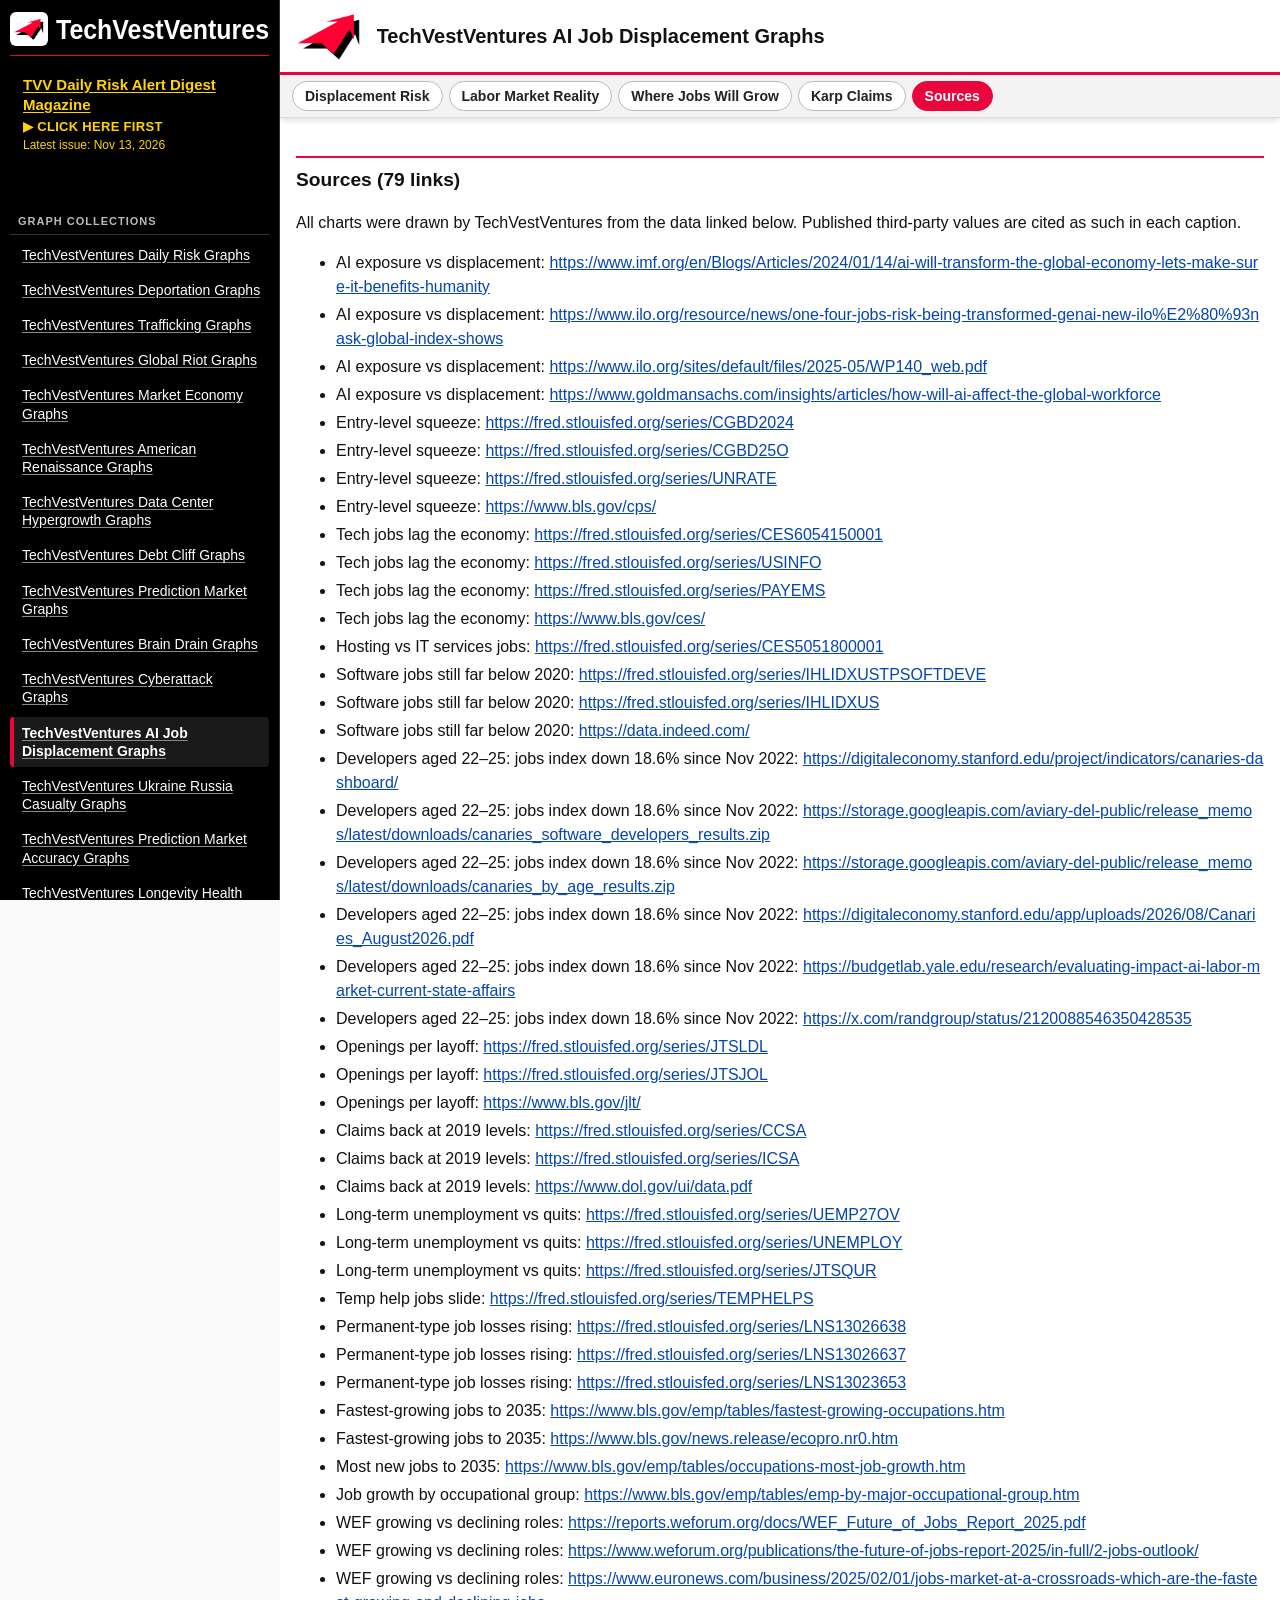
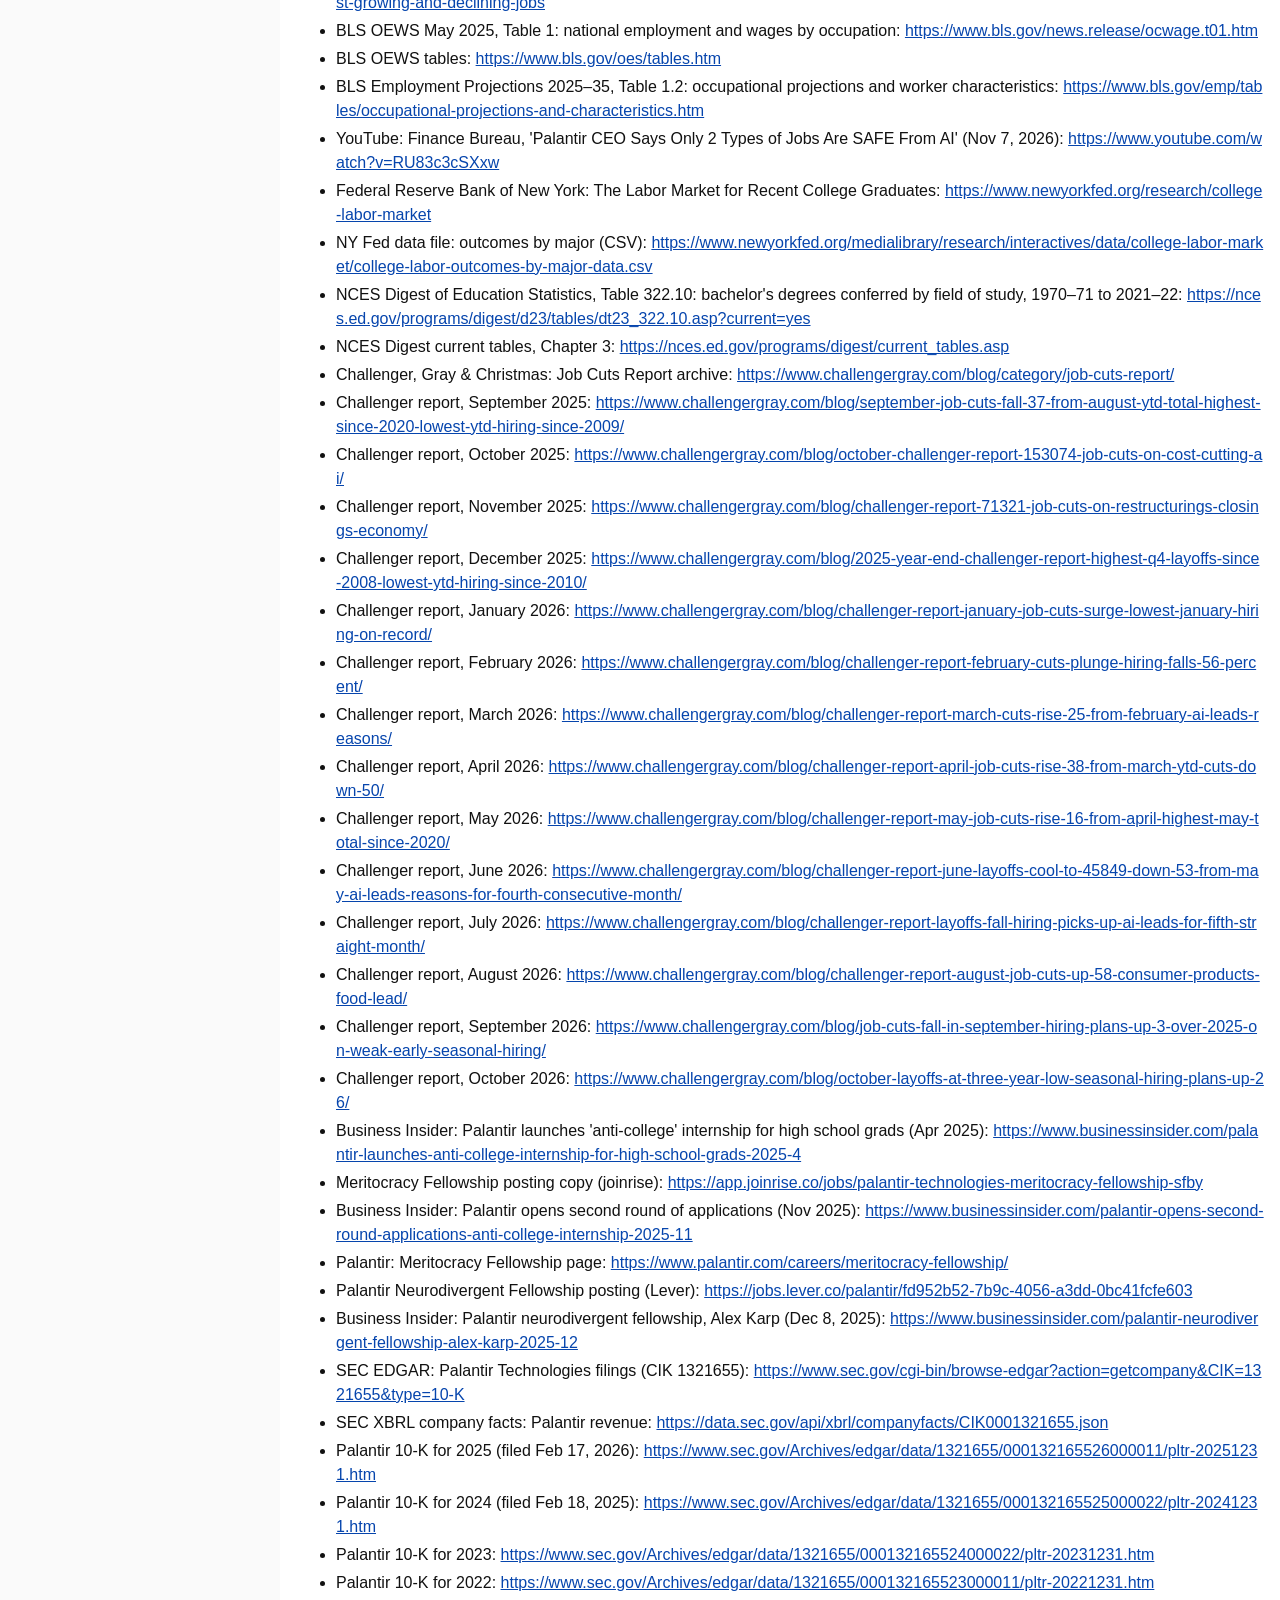
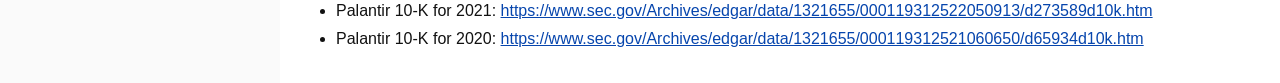
<file: issues/sources.html>
<!doctype html><html lang="en"><head><meta charset="utf-8"><meta name="viewport" content="width=device-width,initial-scale=1"><title>TechVestVentures AI Job Displacement Graphs — sources</title><link rel="icon" href="../assets/favicon.svg" type="image/svg+xml"><link rel="icon" href="../assets/favicon-32.png" sizes="32x32" type="image/png"><link rel="apple-touch-icon" href="../assets/apple-touch-icon.png"><link rel="stylesheet" href="../assets/style.css"><script>if(!/[?&]raw/.test(location.search))location.replace("../index.html#sources")</script></head><body><main id="issue"><h2 class="desk">Sources (79 links)</h2><p>All charts were drawn by TechVestVentures from the data linked below. Published third-party values are cited as such in each caption.</p><ul class="src"><li>AI exposure vs displacement: <a href="https://www.imf.org/en/Blogs/Articles/2024/01/14/ai-will-transform-the-global-economy-lets-make-sure-it-benefits-humanity">https://www.imf.org/en/Blogs/Articles/2024/01/14/ai-will-transform-the-global-economy-lets-make-sure-it-benefits-humanity</a></li><li>AI exposure vs displacement: <a href="https://www.ilo.org/resource/news/one-four-jobs-risk-being-transformed-genai-new-ilo%E2%80%93nask-global-index-shows">https://www.ilo.org/resource/news/one-four-jobs-risk-being-transformed-genai-new-ilo%E2%80%93nask-global-index-shows</a></li><li>AI exposure vs displacement: <a href="https://www.ilo.org/sites/default/files/2025-05/WP140_web.pdf">https://www.ilo.org/sites/default/files/2025-05/WP140_web.pdf</a></li><li>AI exposure vs displacement: <a href="https://www.goldmansachs.com/insights/articles/how-will-ai-affect-the-global-workforce">https://www.goldmansachs.com/insights/articles/how-will-ai-affect-the-global-workforce</a></li><li>Entry-level squeeze: <a href="https://fred.stlouisfed.org/series/CGBD2024">https://fred.stlouisfed.org/series/CGBD2024</a></li><li>Entry-level squeeze: <a href="https://fred.stlouisfed.org/series/CGBD25O">https://fred.stlouisfed.org/series/CGBD25O</a></li><li>Entry-level squeeze: <a href="https://fred.stlouisfed.org/series/UNRATE">https://fred.stlouisfed.org/series/UNRATE</a></li><li>Entry-level squeeze: <a href="https://www.bls.gov/cps/">https://www.bls.gov/cps/</a></li><li>Tech jobs lag the economy: <a href="https://fred.stlouisfed.org/series/CES6054150001">https://fred.stlouisfed.org/series/CES6054150001</a></li><li>Tech jobs lag the economy: <a href="https://fred.stlouisfed.org/series/USINFO">https://fred.stlouisfed.org/series/USINFO</a></li><li>Tech jobs lag the economy: <a href="https://fred.stlouisfed.org/series/PAYEMS">https://fred.stlouisfed.org/series/PAYEMS</a></li><li>Tech jobs lag the economy: <a href="https://www.bls.gov/ces/">https://www.bls.gov/ces/</a></li><li>Hosting vs IT services jobs: <a href="https://fred.stlouisfed.org/series/CES5051800001">https://fred.stlouisfed.org/series/CES5051800001</a></li><li>Software jobs still far below 2020: <a href="https://fred.stlouisfed.org/series/IHLIDXUSTPSOFTDEVE">https://fred.stlouisfed.org/series/IHLIDXUSTPSOFTDEVE</a></li><li>Software jobs still far below 2020: <a href="https://fred.stlouisfed.org/series/IHLIDXUS">https://fred.stlouisfed.org/series/IHLIDXUS</a></li><li>Software jobs still far below 2020: <a href="https://data.indeed.com/">https://data.indeed.com/</a></li><li>Developers aged 22–25: jobs index down 18.6% since Nov 2022: <a href="https://digitaleconomy.stanford.edu/project/indicators/canaries-dashboard/">https://digitaleconomy.stanford.edu/project/indicators/canaries-dashboard/</a></li><li>Developers aged 22–25: jobs index down 18.6% since Nov 2022: <a href="https://storage.googleapis.com/aviary-del-public/release_memos/latest/downloads/canaries_software_developers_results.zip">https://storage.googleapis.com/aviary-del-public/release_memos/latest/downloads/canaries_software_developers_results.zip</a></li><li>Developers aged 22–25: jobs index down 18.6% since Nov 2022: <a href="https://storage.googleapis.com/aviary-del-public/release_memos/latest/downloads/canaries_by_age_results.zip">https://storage.googleapis.com/aviary-del-public/release_memos/latest/downloads/canaries_by_age_results.zip</a></li><li>Developers aged 22–25: jobs index down 18.6% since Nov 2022: <a href="https://digitaleconomy.stanford.edu/app/uploads/2026/08/Canaries_August2026.pdf">https://digitaleconomy.stanford.edu/app/uploads/2026/08/Canaries_August2026.pdf</a></li><li>Developers aged 22–25: jobs index down 18.6% since Nov 2022: <a href="https://budgetlab.yale.edu/research/evaluating-impact-ai-labor-market-current-state-affairs">https://budgetlab.yale.edu/research/evaluating-impact-ai-labor-market-current-state-affairs</a></li><li>Developers aged 22–25: jobs index down 18.6% since Nov 2022: <a href="https://x.com/randgroup/status/2120088546350428535">https://x.com/randgroup/status/2120088546350428535</a></li><li>Openings per layoff: <a href="https://fred.stlouisfed.org/series/JTSLDL">https://fred.stlouisfed.org/series/JTSLDL</a></li><li>Openings per layoff: <a href="https://fred.stlouisfed.org/series/JTSJOL">https://fred.stlouisfed.org/series/JTSJOL</a></li><li>Openings per layoff: <a href="https://www.bls.gov/jlt/">https://www.bls.gov/jlt/</a></li><li>Claims back at 2019 levels: <a href="https://fred.stlouisfed.org/series/CCSA">https://fred.stlouisfed.org/series/CCSA</a></li><li>Claims back at 2019 levels: <a href="https://fred.stlouisfed.org/series/ICSA">https://fred.stlouisfed.org/series/ICSA</a></li><li>Claims back at 2019 levels: <a href="https://www.dol.gov/ui/data.pdf">https://www.dol.gov/ui/data.pdf</a></li><li>Long-term unemployment vs quits: <a href="https://fred.stlouisfed.org/series/UEMP27OV">https://fred.stlouisfed.org/series/UEMP27OV</a></li><li>Long-term unemployment vs quits: <a href="https://fred.stlouisfed.org/series/UNEMPLOY">https://fred.stlouisfed.org/series/UNEMPLOY</a></li><li>Long-term unemployment vs quits: <a href="https://fred.stlouisfed.org/series/JTSQUR">https://fred.stlouisfed.org/series/JTSQUR</a></li><li>Temp help jobs slide: <a href="https://fred.stlouisfed.org/series/TEMPHELPS">https://fred.stlouisfed.org/series/TEMPHELPS</a></li><li>Permanent-type job losses rising: <a href="https://fred.stlouisfed.org/series/LNS13026638">https://fred.stlouisfed.org/series/LNS13026638</a></li><li>Permanent-type job losses rising: <a href="https://fred.stlouisfed.org/series/LNS13026637">https://fred.stlouisfed.org/series/LNS13026637</a></li><li>Permanent-type job losses rising: <a href="https://fred.stlouisfed.org/series/LNS13023653">https://fred.stlouisfed.org/series/LNS13023653</a></li><li>Fastest-growing jobs to 2035: <a href="https://www.bls.gov/emp/tables/fastest-growing-occupations.htm">https://www.bls.gov/emp/tables/fastest-growing-occupations.htm</a></li><li>Fastest-growing jobs to 2035: <a href="https://www.bls.gov/news.release/ecopro.nr0.htm">https://www.bls.gov/news.release/ecopro.nr0.htm</a></li><li>Most new jobs to 2035: <a href="https://www.bls.gov/emp/tables/occupations-most-job-growth.htm">https://www.bls.gov/emp/tables/occupations-most-job-growth.htm</a></li><li>Job growth by occupational group: <a href="https://www.bls.gov/emp/tables/emp-by-major-occupational-group.htm">https://www.bls.gov/emp/tables/emp-by-major-occupational-group.htm</a></li><li>WEF growing vs declining roles: <a href="https://reports.weforum.org/docs/WEF_Future_of_Jobs_Report_2025.pdf">https://reports.weforum.org/docs/WEF_Future_of_Jobs_Report_2025.pdf</a></li><li>WEF growing vs declining roles: <a href="https://www.weforum.org/publications/the-future-of-jobs-report-2025/in-full/2-jobs-outlook/">https://www.weforum.org/publications/the-future-of-jobs-report-2025/in-full/2-jobs-outlook/</a></li><li>WEF growing vs declining roles: <a href="https://www.euronews.com/business/2025/02/01/jobs-market-at-a-crossroads-which-are-the-fastest-growing-and-declining-jobs">https://www.euronews.com/business/2025/02/01/jobs-market-at-a-crossroads-which-are-the-fastest-growing-and-declining-jobs</a></li><li>BLS OEWS May 2025, Table 1: national employment and wages by occupation: <a href="https://www.bls.gov/news.release/ocwage.t01.htm">https://www.bls.gov/news.release/ocwage.t01.htm</a></li><li>BLS OEWS tables: <a href="https://www.bls.gov/oes/tables.htm">https://www.bls.gov/oes/tables.htm</a></li><li>BLS Employment Projections 2025–35, Table 1.2: occupational projections and worker characteristics: <a href="https://www.bls.gov/emp/tables/occupational-projections-and-characteristics.htm">https://www.bls.gov/emp/tables/occupational-projections-and-characteristics.htm</a></li><li>YouTube: Finance Bureau, &#x27;Palantir CEO Says Only 2 Types of Jobs Are SAFE From AI&#x27; (Nov 7, 2026): <a href="https://www.youtube.com/watch?v=RU83c3cSXxw">https://www.youtube.com/watch?v=RU83c3cSXxw</a></li><li>Federal Reserve Bank of New York: The Labor Market for Recent College Graduates: <a href="https://www.newyorkfed.org/research/college-labor-market">https://www.newyorkfed.org/research/college-labor-market</a></li><li>NY Fed data file: outcomes by major (CSV): <a href="https://www.newyorkfed.org/medialibrary/research/interactives/data/college-labor-market/college-labor-outcomes-by-major-data.csv">https://www.newyorkfed.org/medialibrary/research/interactives/data/college-labor-market/college-labor-outcomes-by-major-data.csv</a></li><li>NCES Digest of Education Statistics, Table 322.10: bachelor&#x27;s degrees conferred by field of study, 1970–71 to 2021–22: <a href="https://nces.ed.gov/programs/digest/d23/tables/dt23_322.10.asp?current=yes">https://nces.ed.gov/programs/digest/d23/tables/dt23_322.10.asp?current=yes</a></li><li>NCES Digest current tables, Chapter 3: <a href="https://nces.ed.gov/programs/digest/current_tables.asp">https://nces.ed.gov/programs/digest/current_tables.asp</a></li><li>Challenger, Gray &amp; Christmas: Job Cuts Report archive: <a href="https://www.challengergray.com/blog/category/job-cuts-report/">https://www.challengergray.com/blog/category/job-cuts-report/</a></li><li>Challenger report, September 2025: <a href="https://www.challengergray.com/blog/september-job-cuts-fall-37-from-august-ytd-total-highest-since-2020-lowest-ytd-hiring-since-2009/">https://www.challengergray.com/blog/september-job-cuts-fall-37-from-august-ytd-total-highest-since-2020-lowest-ytd-hiring-since-2009/</a></li><li>Challenger report, October 2025: <a href="https://www.challengergray.com/blog/october-challenger-report-153074-job-cuts-on-cost-cutting-ai/">https://www.challengergray.com/blog/october-challenger-report-153074-job-cuts-on-cost-cutting-ai/</a></li><li>Challenger report, November 2025: <a href="https://www.challengergray.com/blog/challenger-report-71321-job-cuts-on-restructurings-closings-economy/">https://www.challengergray.com/blog/challenger-report-71321-job-cuts-on-restructurings-closings-economy/</a></li><li>Challenger report, December 2025: <a href="https://www.challengergray.com/blog/2025-year-end-challenger-report-highest-q4-layoffs-since-2008-lowest-ytd-hiring-since-2010/">https://www.challengergray.com/blog/2025-year-end-challenger-report-highest-q4-layoffs-since-2008-lowest-ytd-hiring-since-2010/</a></li><li>Challenger report, January 2026: <a href="https://www.challengergray.com/blog/challenger-report-january-job-cuts-surge-lowest-january-hiring-on-record/">https://www.challengergray.com/blog/challenger-report-january-job-cuts-surge-lowest-january-hiring-on-record/</a></li><li>Challenger report, February 2026: <a href="https://www.challengergray.com/blog/challenger-report-february-cuts-plunge-hiring-falls-56-percent/">https://www.challengergray.com/blog/challenger-report-february-cuts-plunge-hiring-falls-56-percent/</a></li><li>Challenger report, March 2026: <a href="https://www.challengergray.com/blog/challenger-report-march-cuts-rise-25-from-february-ai-leads-reasons/">https://www.challengergray.com/blog/challenger-report-march-cuts-rise-25-from-february-ai-leads-reasons/</a></li><li>Challenger report, April 2026: <a href="https://www.challengergray.com/blog/challenger-report-april-job-cuts-rise-38-from-march-ytd-cuts-down-50/">https://www.challengergray.com/blog/challenger-report-april-job-cuts-rise-38-from-march-ytd-cuts-down-50/</a></li><li>Challenger report, May 2026: <a href="https://www.challengergray.com/blog/challenger-report-may-job-cuts-rise-16-from-april-highest-may-total-since-2020/">https://www.challengergray.com/blog/challenger-report-may-job-cuts-rise-16-from-april-highest-may-total-since-2020/</a></li><li>Challenger report, June 2026: <a href="https://www.challengergray.com/blog/challenger-report-june-layoffs-cool-to-45849-down-53-from-may-ai-leads-reasons-for-fourth-consecutive-month/">https://www.challengergray.com/blog/challenger-report-june-layoffs-cool-to-45849-down-53-from-may-ai-leads-reasons-for-fourth-consecutive-month/</a></li><li>Challenger report, July 2026: <a href="https://www.challengergray.com/blog/challenger-report-layoffs-fall-hiring-picks-up-ai-leads-for-fifth-straight-month/">https://www.challengergray.com/blog/challenger-report-layoffs-fall-hiring-picks-up-ai-leads-for-fifth-straight-month/</a></li><li>Challenger report, August 2026: <a href="https://www.challengergray.com/blog/challenger-report-august-job-cuts-up-58-consumer-products-food-lead/">https://www.challengergray.com/blog/challenger-report-august-job-cuts-up-58-consumer-products-food-lead/</a></li><li>Challenger report, September 2026: <a href="https://www.challengergray.com/blog/job-cuts-fall-in-september-hiring-plans-up-3-over-2025-on-weak-early-seasonal-hiring/">https://www.challengergray.com/blog/job-cuts-fall-in-september-hiring-plans-up-3-over-2025-on-weak-early-seasonal-hiring/</a></li><li>Challenger report, October 2026: <a href="https://www.challengergray.com/blog/october-layoffs-at-three-year-low-seasonal-hiring-plans-up-26/">https://www.challengergray.com/blog/october-layoffs-at-three-year-low-seasonal-hiring-plans-up-26/</a></li><li>Business Insider: Palantir launches &#x27;anti-college&#x27; internship for high school grads (Apr 2025): <a href="https://www.businessinsider.com/palantir-launches-anti-college-internship-for-high-school-grads-2025-4">https://www.businessinsider.com/palantir-launches-anti-college-internship-for-high-school-grads-2025-4</a></li><li>Meritocracy Fellowship posting copy (joinrise): <a href="https://app.joinrise.co/jobs/palantir-technologies-meritocracy-fellowship-sfby">https://app.joinrise.co/jobs/palantir-technologies-meritocracy-fellowship-sfby</a></li><li>Business Insider: Palantir opens second round of applications (Nov 2025): <a href="https://www.businessinsider.com/palantir-opens-second-round-applications-anti-college-internship-2025-11">https://www.businessinsider.com/palantir-opens-second-round-applications-anti-college-internship-2025-11</a></li><li>Palantir: Meritocracy Fellowship page: <a href="https://www.palantir.com/careers/meritocracy-fellowship/">https://www.palantir.com/careers/meritocracy-fellowship/</a></li><li>Palantir Neurodivergent Fellowship posting (Lever): <a href="https://jobs.lever.co/palantir/fd952b52-7b9c-4056-a3dd-0bc41fcfe603">https://jobs.lever.co/palantir/fd952b52-7b9c-4056-a3dd-0bc41fcfe603</a></li><li>Business Insider: Palantir neurodivergent fellowship, Alex Karp (Dec 8, 2025): <a href="https://www.businessinsider.com/palantir-neurodivergent-fellowship-alex-karp-2025-12">https://www.businessinsider.com/palantir-neurodivergent-fellowship-alex-karp-2025-12</a></li><li>SEC EDGAR: Palantir Technologies filings (CIK 1321655): <a href="https://www.sec.gov/cgi-bin/browse-edgar?action=getcompany&amp;CIK=1321655&amp;type=10-K">https://www.sec.gov/cgi-bin/browse-edgar?action=getcompany&amp;CIK=1321655&amp;type=10-K</a></li><li>SEC XBRL company facts: Palantir revenue: <a href="https://data.sec.gov/api/xbrl/companyfacts/CIK0001321655.json">https://data.sec.gov/api/xbrl/companyfacts/CIK0001321655.json</a></li><li>Palantir 10-K for 2025 (filed Feb 17, 2026): <a href="https://www.sec.gov/Archives/edgar/data/1321655/000132165526000011/pltr-20251231.htm">https://www.sec.gov/Archives/edgar/data/1321655/000132165526000011/pltr-20251231.htm</a></li><li>Palantir 10-K for 2024 (filed Feb 18, 2025): <a href="https://www.sec.gov/Archives/edgar/data/1321655/000132165525000022/pltr-20241231.htm">https://www.sec.gov/Archives/edgar/data/1321655/000132165525000022/pltr-20241231.htm</a></li><li>Palantir 10-K for 2023: <a href="https://www.sec.gov/Archives/edgar/data/1321655/000132165524000022/pltr-20231231.htm">https://www.sec.gov/Archives/edgar/data/1321655/000132165524000022/pltr-20231231.htm</a></li><li>Palantir 10-K for 2022: <a href="https://www.sec.gov/Archives/edgar/data/1321655/000132165523000011/pltr-20221231.htm">https://www.sec.gov/Archives/edgar/data/1321655/000132165523000011/pltr-20221231.htm</a></li><li>Palantir 10-K for 2021: <a href="https://www.sec.gov/Archives/edgar/data/1321655/000119312522050913/d273589d10k.htm">https://www.sec.gov/Archives/edgar/data/1321655/000119312522050913/d273589d10k.htm</a></li><li>Palantir 10-K for 2020: <a href="https://www.sec.gov/Archives/edgar/data/1321655/000119312521060650/d65934d10k.htm">https://www.sec.gov/Archives/edgar/data/1321655/000119312521060650/d65934d10k.htm</a></li></ul></main></body></html>
</file>
<file: assets/style.css>
body{margin:0;font:16px/1.5 Arial,Helvetica,sans-serif;color:#111;background:#fafafa}
#top{position:sticky;top:0;z-index:9;background:#fff;box-shadow:0 2px 6px #0002}
header{border-bottom:3px solid #e8063c;display:flex;align-items:center;gap:14px;padding:8px 16px}
header img{height:56px}header h1{font-size:1.25rem;margin:0}
#tabs{display:flex;gap:6px;overflow-x:auto;white-space:nowrap;padding:6px 12px;background:#f3f3f3;border-bottom:1px solid #ddd;-webkit-overflow-scrolling:touch}
#tabs button{flex:0 0 auto;font:600 14px Arial,sans-serif;padding:6px 12px;border:1px solid #bbb;border-radius:16px;background:#fff;color:#222;cursor:pointer}
#tabs button[aria-selected=true]{background:#e8063c;border-color:#e8063c;color:#fff}
main{max-width:1040px;margin:0 auto;padding:16px;background:#fff}
main img{width:100%;max-width:1000px;height:auto;display:block;margin:14px auto}
a{color:#0645ad;text-decoration:underline}h2{border-top:2px solid #e8063c;padding-top:8px;margin-top:22px;font-size:1.2rem;font-weight:700;scroll-margin-top:130px}
h2.priority-summary{border-top:2px solid #C9A227;text-align:left;font-size:1.25rem;margin:28px 0 0;color:#EE0000}
table.priority-summary{width:100%;border-collapse:collapse;margin:2px 0 20px;font-size:10.5pt}
table.priority-summary th,table.priority-summary td{vertical-align:top;padding:2px 10px 2px 0;text-align:left;font-weight:400}
table.priority-summary thead th{font-weight:700;color:#111}
table.priority-summary tbody th{font-weight:700;color:#B91C1C;white-space:nowrap;width:1.35in}
main table{width:100%;border-collapse:collapse}main td{display:block;width:100%;padding:0}main td:empty{display:none}
ul.items{margin-left:24px;padding-left:1.1em}
.action-box{border:3px solid #e8063c;padding:10px 14px;margin:20px 0}a.risk-center{font-weight:700;color:#C00000}.rc-header{font-size:.9rem;color:#1a1a1a;border-bottom:2px solid #C9A227;padding-bottom:6px;margin:0 0 12px}ul.items li{margin:6px 0}
@media(max-width:600px){header img{height:40px}header h1{font-size:1rem}}
figure.g{margin:0 0 28px;padding:0}figure.g figcaption{font-size:15px;margin:4px 6px}figure.g .t{font-weight:700}
figure.g .s{font-size:14px;word-break:break-all}ul.src li{margin:4px 0;word-break:break-all}
figure.g.w{display:block;margin:0 0 40px}
figure.g.w img{width:100%;height:auto;max-width:none}
figure.g.w figcaption{font-size:18px;line-height:1.5;margin:10px 0 0}figure.g.w figcaption p{margin:0 0 12px}
figure.g.w figcaption .t{font-weight:700;display:block;margin-bottom:8px}
.wk{border-left:4px solid #8B0000;background:#faf3f3;padding:10px 14px;margin:0 0 24px;font-size:17px;line-height:1.5}
figure.g.w ul{margin:0 0 12px;padding-left:1.1em;font-size:16px}figure.g.w li{margin:4px 0}figure.g.w p.nt{font-size:15px;color:#444}
@media(max-width:1100px){figure.g.w{grid-template-columns:1fr}}
figure.g .doubt{border-left:4px solid #FCA311;background:#fff8ea;padding:8px 12px;margin:8px 0}
#tvvnav{position:fixed;left:0;top:0;bottom:0;width:280px;box-sizing:border-box;padding:12px 10px;background:#000;color:#fff;border-right:1px solid #333;font-family:Arial,Helvetica,sans-serif;overflow-y:auto;z-index:20}
#tvvnav summary{list-style:none;cursor:default;display:flex;align-items:center;gap:8px;border-bottom:1px solid #e8063c;padding-bottom:9px;margin-bottom:10px}
#tvvnav summary::-webkit-details-marker{display:none}
#tvvnav .mark{flex:0 0 auto;width:38px;height:34px;background:#fff;border-radius:6px;display:flex;align-items:center;justify-content:center}
#tvvnav .mark img{width:32px;height:auto;display:block}
#tvvnav .word{flex:1 1 auto;min-width:0;height:32px;display:block}
#tvvnav a,#tvvnav span.soon{display:block;font-size:14px;padding:7px 8px;margin:3px 0;border-radius:4px;line-height:1.3;border-left:4px solid transparent}
#tvvnav a{color:#fff;text-decoration:underline;text-decoration-color:#888;text-underline-offset:2px}
#tvvnav a:hover,#tvvnav a:focus{background:#222;text-decoration-color:#fff}
#tvvnav a.cur{font-weight:700;border-left-color:#e8063c;background:#1a1a1a}
#tvvnav span.soon{color:#888;font-style:italic}
#tvvnav a.mag{background:#ffd400;color:#000;font-weight:700;font-size:15px;text-decoration:none;border-left:4px solid #ffd400;padding:9px 9px 8px;margin-bottom:10px}
#tvvnav a.mag:hover,#tvvnav a.mag:focus{background:#ffe766}
#tvvnav a.mag.cur{border-left-color:#e8063c}
#tvvnav a.mag .t{text-decoration:underline;text-underline-offset:2px}
#tvvnav a.mag .cta{display:block;margin-top:5px;font-size:13px;font-weight:700;text-transform:uppercase;letter-spacing:.3px}
#tvvnav a.mag .sub{display:block;font-size:12px;font-weight:400;margin-top:2px}
#tvvnav a.mag:not(.cur){background:transparent;color:#ffd400;border-left:4px solid transparent}
#tvvnav a.mag:not(.cur):hover,#tvvnav a.mag:not(.cur):focus{background:#1a1a1a}
#tvvnav .sp2{height:2.6em}#tvvnav .sp5{height:6.5em}
#tvvnav .grp{font-size:11px;font-weight:700;letter-spacing:1px;text-transform:uppercase;color:#bbb;padding:0 8px 4px;margin:0 0 4px;border-bottom:1px solid #333}
#tvvnav .grp.gold{color:#ffd400;border-bottom-color:#5a4b00}
#tvvnav a.ess{color:#ffd400;font-weight:700;text-decoration-color:#8a7300}
#tvvnav a.ess:hover,#tvvnav a.ess:focus{background:#1a1a1a;text-decoration-color:#ffd400}
#tvvnav a.ess.cur{background:#ffd400;color:#000;border-left-color:#e8063c;text-decoration:none}
#tvvnav .grp.teal{color:#2ee6c0;border-bottom-color:#0f5c4d}
#tvvnav a.lwd{display:block;border:1px solid #2ee6c0;border-left:4px solid #2ee6c0;background:#04201a;color:#2ee6c0;font-weight:700;font-size:15px;text-decoration:none;padding:9px 9px 8px;margin:3px 0}
#tvvnav a.lwd:hover,#tvvnav a.lwd:focus{background:#0a3a30}
#tvvnav a.lwd .t{text-decoration:underline;text-underline-offset:2px}
#tvvnav a.lwd .cta{display:block;margin-top:5px;font-size:13px;text-transform:uppercase;letter-spacing:.3px}
#tvvnav a.lwd .sub{display:block;font-size:12px;font-weight:400;margin-top:2px;color:#9ff0de}
#tvvnav a.lwd.cur{background:#2ee6c0;color:#000;border-left-color:#e8063c}
#tvvnav a.lwd.cur .sub{color:#000}
body{padding-left:280px}
@media(max-width:900px){body{padding-left:0}#tvvnav{position:static;width:auto;border-right:0;border-bottom:2px solid #e8063c;padding:8px 12px}
#tvvnav summary{cursor:pointer;margin:0;border:0;padding:2px 0}#tvvnav .word{max-width:250px}
#tvvnav summary::after{content:"\2630";color:#fff;font-size:22px;margin-left:auto;padding-left:8px}}
</file>
